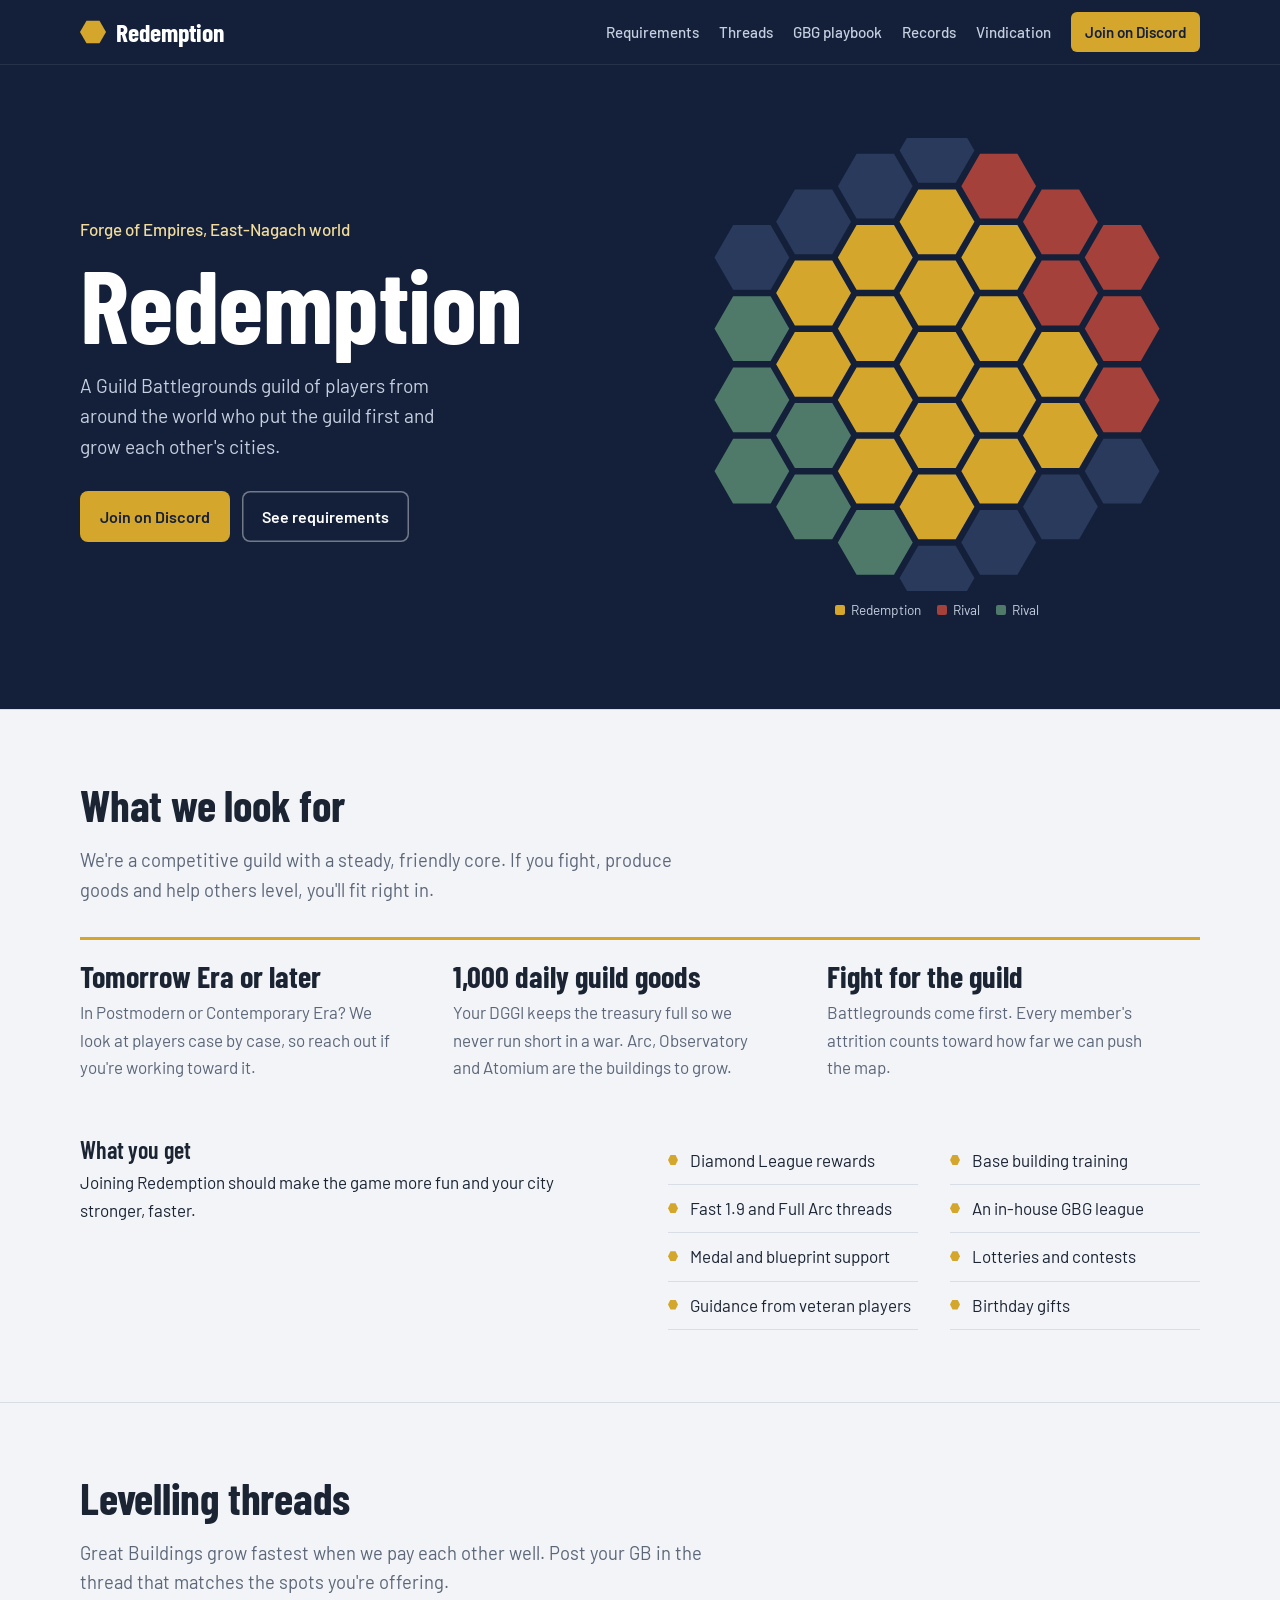
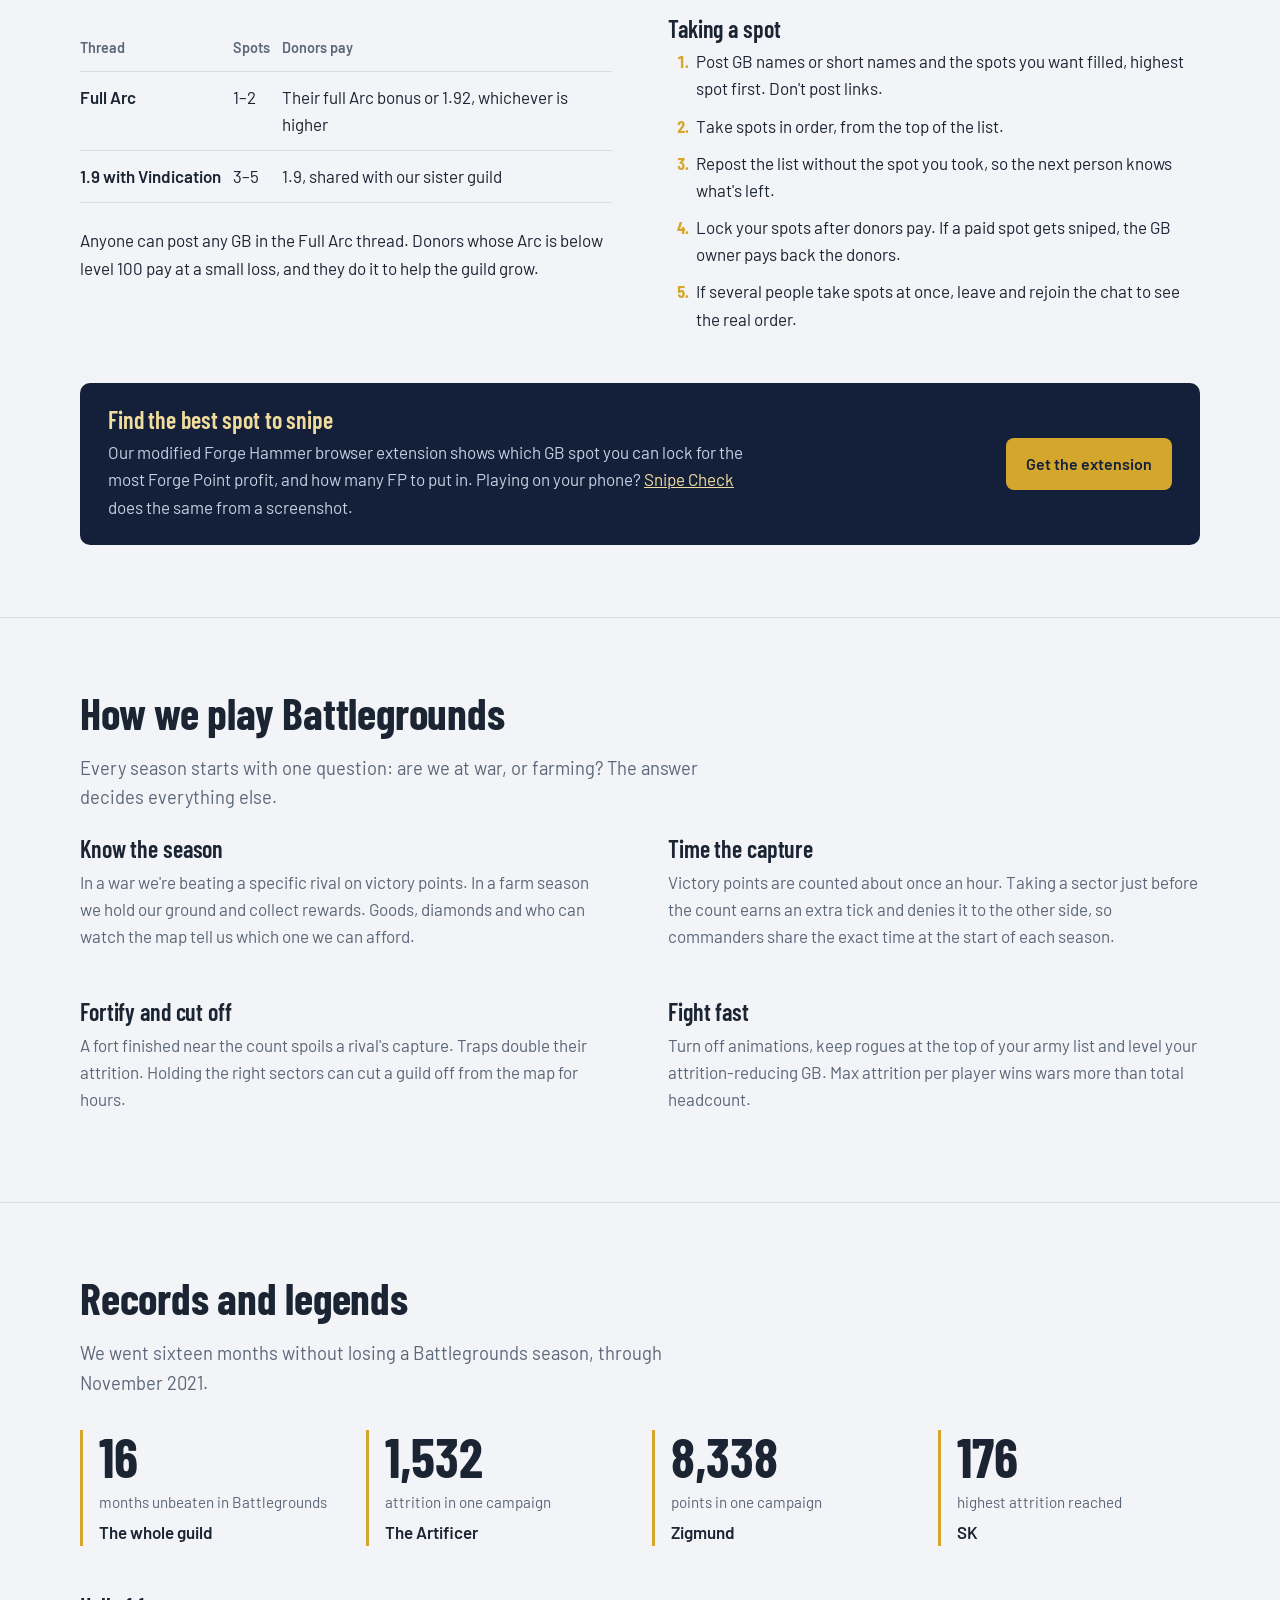
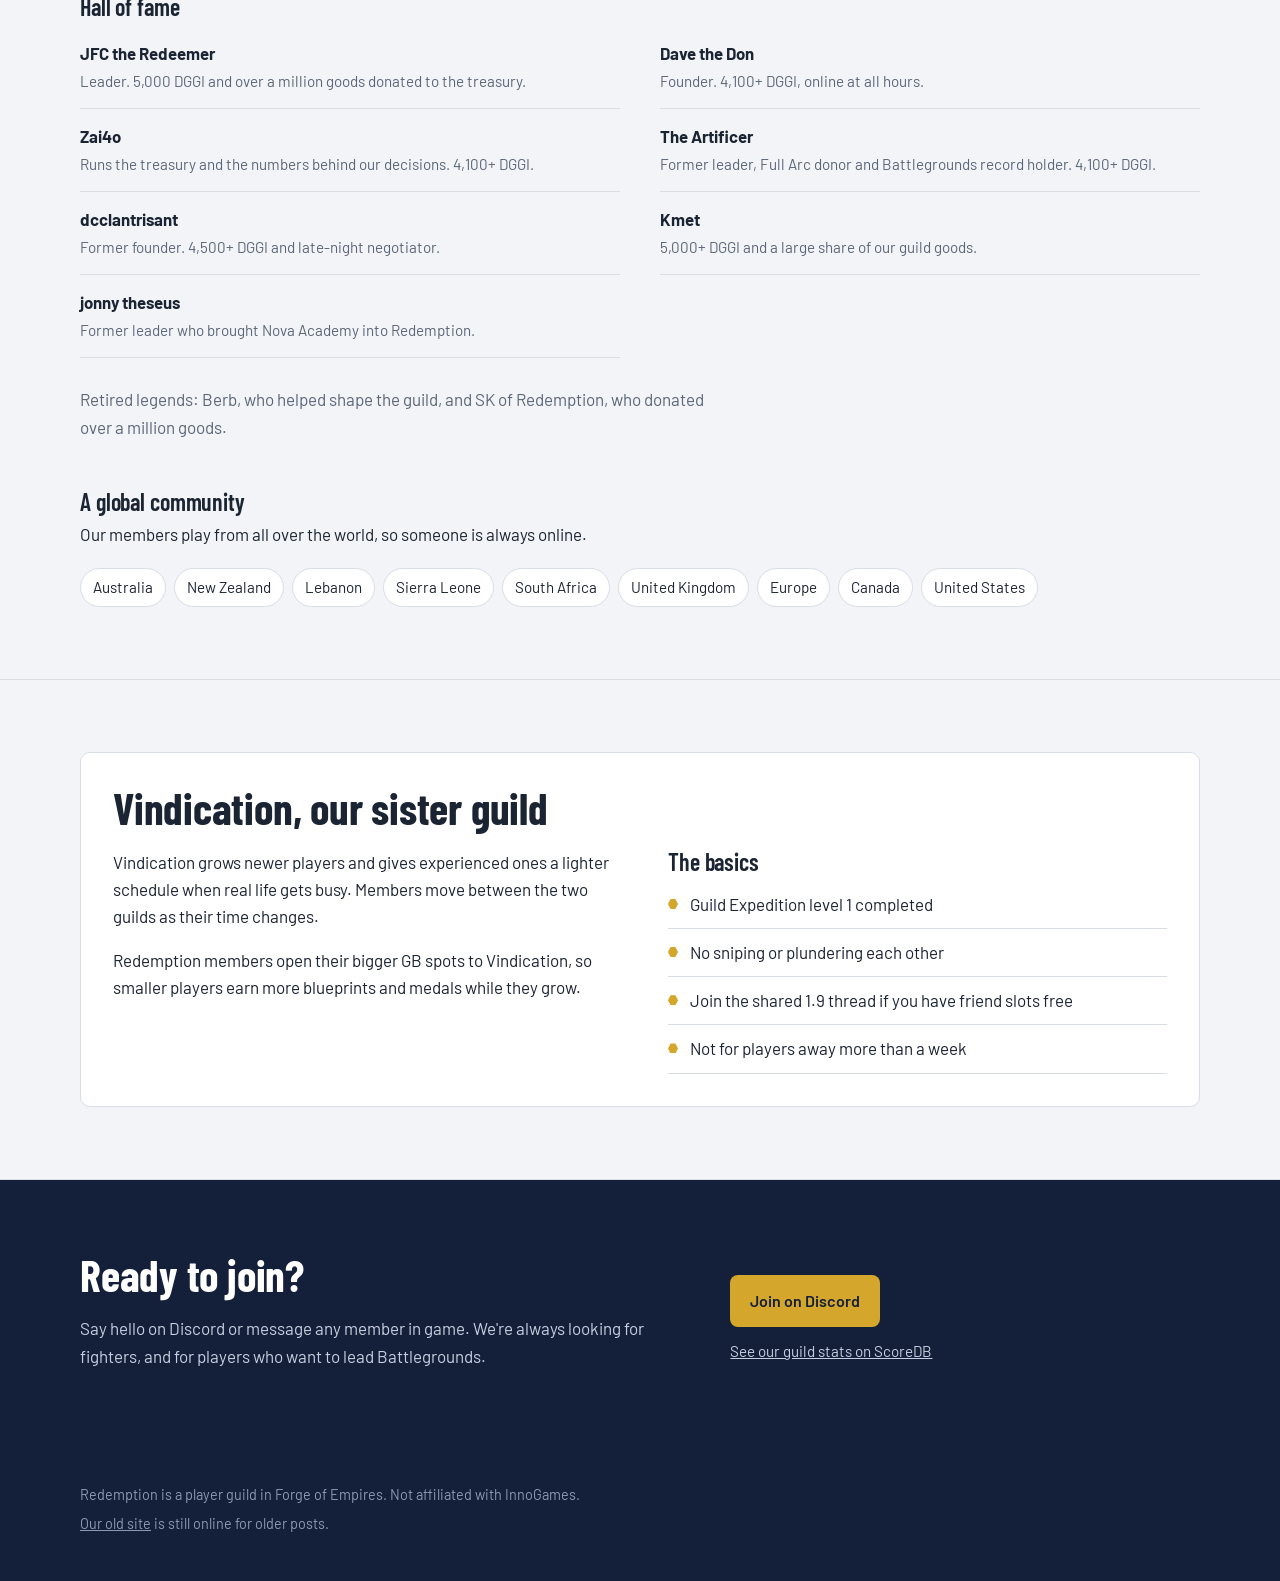
<file: docs/index.html>
<!doctype html>
<html lang="en">
<head>
<meta charset="utf-8">
<meta name="viewport" content="width=device-width, initial-scale=1">
<title>Redemption, a Forge of Empires guild</title>
<meta name="description" content="Redemption is an international Guild Battlegrounds guild on the East-Nagach world of Forge of Empires. Requirements, levelling threads, records and how to join.">
<link rel="preconnect" href="https://fonts.googleapis.com">
<link rel="preconnect" href="https://fonts.gstatic.com" crossorigin>
<link href="https://fonts.googleapis.com/css2?family=Barlow+Condensed:wght@500;600;700&family=Barlow:ital,wght@0,400;0,500;0,600;1,400&display=swap" rel="stylesheet">
<style>
  :root {
    --night: #14203a;
    --night-2: #1c2b4a;
    --steel: #33476b;
    --gold: #d4a72c;
    --gold-soft: #f1dc9e;
    --rival: #a5413b;
    --rival-2: #4f7a6a;
    --neutral-hex: #2a3a5c;
    --paper: #f2f4f7;
    --panel: #ffffff;
    --ink: #1b2433;
    --muted: #5b6678;
    --line: #d8dde6;
    --focus: #d4a72c;
    --display: "Barlow Condensed", "Arial Narrow", sans-serif;
    --body: "Barlow", system-ui, sans-serif;
  }
  @media (prefers-color-scheme: dark) {
    :root {
      --paper: #0f1729;
      --panel: #16213a;
      --ink: #e7ebf2;
      --muted: #a3adbf;
      --line: #27365a;
    }
  }

  * { box-sizing: border-box; }
  html { scroll-behavior: smooth; }
  @media (prefers-reduced-motion: reduce) { html { scroll-behavior: auto; } }
  body {
    margin: 0;
    background: var(--paper);
    color: var(--ink);
    font: 400 1.0625rem/1.6 var(--body);
    -webkit-font-smoothing: antialiased;
  }
  img, svg { display: block; max-width: 100%; }
  a { color: inherit; }
  :focus-visible { outline: 3px solid var(--focus); outline-offset: 3px; border-radius: 2px; }

  .wrap { width: min(1120px, 100% - 32px); margin-inline: auto; }

  h1, h2, h3 { font-family: var(--display); font-weight: 700; line-height: 1.05; letter-spacing: -0.005em; margin: 0; }
  h2 { font-size: clamp(2rem, 4vw, 2.75rem); margin-bottom: 0.4em; }
  h3 { font-size: 1.5rem; font-weight: 600; margin-bottom: 0.3em; }
  p { margin: 0 0 1em; max-width: 64ch; }

  /* Header */
  .site-header {
    background: var(--night);
    color: #fff;
    position: sticky; top: 0; z-index: 10;
    border-bottom: 1px solid rgba(255,255,255,.08);
  }
  .site-header .wrap { display: flex; align-items: center; gap: 24px; min-height: 64px; }
  .brand { font-family: var(--display); font-size: 1.6rem; font-weight: 700; text-decoration: none; display: flex; align-items: center; gap: 10px; }
  .brand svg { width: 26px; height: 26px; }
  .nav { display: flex; align-items: center; gap: 20px; margin-left: auto; }
  .nav a { text-decoration: none; color: #c6cfdf; font-weight: 500; font-size: 0.95rem; }
  .nav a:hover { color: #fff; }
  .nav-cta { background: var(--gold); color: var(--night) !important; padding: 8px 14px; border-radius: 6px; font-weight: 600 !important; }
  .nav-cta:hover { background: var(--gold-soft); }
  @media (max-width: 860px) {
    .nav a:not(.nav-cta) { display: none; }
  }

  /* Hero */
  .hero { background: var(--night); color: #fff; padding: 56px 0 72px; overflow: hidden; }
  .hero .wrap { display: grid; grid-template-columns: 1.05fr 1fr; gap: 40px; align-items: center; }
  .hero h1 { font-size: clamp(3.4rem, 9vw, 6.5rem); line-height: 0.92; margin-bottom: 20px; }
  .hero .sub { font-size: 1.2rem; color: #c6cfdf; max-width: 34ch; margin-bottom: 28px; }
  .hero .world { color: var(--gold-soft); font-weight: 500; margin-bottom: 12px; }
  .actions { display: flex; flex-wrap: wrap; gap: 12px; }
  .btn {
    display: inline-block; text-decoration: none; font-weight: 600;
    padding: 13px 20px; border-radius: 8px; font-size: 1rem;
  }
  .btn-primary { background: var(--gold); color: var(--night); }
  .btn-primary:hover { background: var(--gold-soft); }
  .btn-ghost { color: #fff; box-shadow: inset 0 0 0 1.5px rgba(255,255,255,.4); }
  .btn-ghost:hover { box-shadow: inset 0 0 0 1.5px #fff; }

  .map { width: 100%; max-width: 480px; justify-self: center; }
  .map figcaption { color: #8c99b3; font-size: 0.85rem; text-align: center; margin-top: 10px; }
  .hex { stroke: var(--night); stroke-width: 3; }
  .hex.neutral { fill: var(--neutral-hex); }
  .hex.r1 { fill: var(--rival); }
  .hex.r2 { fill: var(--rival-2); }
  .hex.ours { fill: var(--neutral-hex); animation: capture 0.45s ease-out forwards; animation-delay: var(--d, 0s); }
  @keyframes capture { to { fill: var(--gold); } }
  @media (prefers-reduced-motion: reduce) {
    .hex.ours { animation: none; fill: var(--gold); }
  }
  .legend { display: flex; justify-content: center; gap: 16px; margin-top: 8px; font-size: 0.85rem; color: #c6cfdf; }
  .legend span::before { content: ""; display: inline-block; width: 10px; height: 10px; border-radius: 2px; margin-right: 6px; background: var(--c); }

  @media (max-width: 860px) {
    .hero .wrap { grid-template-columns: 1fr; }
    .map { max-width: 360px; }
  }

  /* Sections */
  section { padding: 72px 0; }
  section + section { border-top: 1px solid var(--line); }
  .lede { font-size: 1.15rem; color: var(--muted); }

  .reqs {
    display: grid; grid-template-columns: repeat(3, 1fr); gap: 0;
    margin: 32px 0 0; border-top: 3px solid var(--gold);
  }
  .reqs div { padding: 20px 24px 0 0; }
  .reqs dt { font-family: var(--display); font-size: 1.9rem; font-weight: 700; line-height: 1.1; }
  .reqs dd { margin: 6px 0 0; color: var(--muted); max-width: 32ch; }
  @media (max-width: 720px) { .reqs { grid-template-columns: 1fr; } }

  .two-col { display: grid; grid-template-columns: 1fr 1fr; gap: 56px; }
  @media (max-width: 860px) { .two-col { grid-template-columns: 1fr; gap: 32px; } }

  .perks { list-style: none; padding: 0; margin: 0; columns: 2; column-gap: 32px; }
  .perks li { break-inside: avoid; padding: 10px 0 10px 22px; position: relative; border-bottom: 1px solid var(--line); }
  .perks li::before { content: ""; position: absolute; left: 0; top: 18px; width: 10px; height: 10px; background: var(--gold); clip-path: polygon(25% 0, 75% 0, 100% 50%, 75% 100%, 25% 100%, 0 50%); }
  @media (max-width: 640px) { .perks { columns: 1; } }

  /* Threads */
  .threads { width: 100%; border-collapse: collapse; margin: 8px 0 24px; }
  .threads th, .threads td { text-align: left; padding: 12px 12px 12px 0; border-bottom: 1px solid var(--line); vertical-align: top; }
  .threads th { font-weight: 600; color: var(--muted); font-size: 0.9rem; }
  .threads td:first-child { font-weight: 600; white-space: nowrap; }
  .steps { padding-left: 1.4em; margin: 0; }
  .steps li { margin-bottom: 10px; padding-left: 4px; max-width: 60ch; }
  .steps li::marker { font-family: var(--display); font-weight: 700; color: var(--gold); }

  .tool {
    margin-top: 40px; padding: 24px 28px; border-radius: 10px;
    background: var(--night); color: #fff;
    display: grid; grid-template-columns: 1fr auto; gap: 20px; align-items: center;
  }
  .tool h3 { color: var(--gold-soft); }
  .tool p { color: #c6cfdf; margin: 0; }
  @media (max-width: 640px) { .tool { grid-template-columns: 1fr; } }

  /* Playbook */
  .playbook { display: grid; grid-template-columns: repeat(2, 1fr); gap: 32px 56px; margin-top: 24px; }
  .playbook p { color: var(--muted); }
  @media (max-width: 720px) { .playbook { grid-template-columns: 1fr; } }

  /* Records */
  .records { display: grid; grid-template-columns: repeat(4, 1fr); gap: 24px; margin: 32px 0 48px; }
  .record { border-left: 3px solid var(--gold); padding-left: 16px; }
  .record .num { font-family: var(--display); font-size: clamp(2.6rem, 5vw, 3.4rem); font-weight: 700; line-height: 1; }
  .record .what { color: var(--muted); margin-top: 6px; font-size: 0.95rem; }
  .record .who { font-weight: 600; margin-top: 4px; }
  @media (max-width: 860px) { .records { grid-template-columns: repeat(2, 1fr); } }

  .fame { list-style: none; padding: 0; margin: 0; display: grid; grid-template-columns: repeat(2, 1fr); gap: 0 40px; }
  .fame li { padding: 14px 0; border-bottom: 1px solid var(--line); }
  .fame strong { display: block; font-size: 1.05rem; }
  .fame span { color: var(--muted); font-size: 0.95rem; }
  @media (max-width: 720px) { .fame { grid-template-columns: 1fr; } }
  .retired { margin-top: 28px; color: var(--muted); }

  .countries { display: flex; flex-wrap: wrap; gap: 8px; list-style: none; padding: 0; margin: 20px 0 0; }
  .countries li { padding: 6px 12px; border: 1px solid var(--line); border-radius: 999px; font-size: 0.95rem; background: var(--panel); }

  .sister { background: var(--panel); border: 1px solid var(--line); border-radius: 10px; padding: 32px; }

  /* Join */
  .join { background: var(--night); color: #fff; text-align: left; }
  .join .wrap { display: grid; grid-template-columns: 1.3fr 1fr; gap: 40px; align-items: center; }
  .join p { color: #c6cfdf; }
  .join .links { display: flex; flex-direction: column; gap: 12px; align-items: flex-start; }
  .join .small-link { color: #c6cfdf; font-size: 0.95rem; }
  @media (max-width: 760px) { .join .wrap { grid-template-columns: 1fr; } }
  section.join + footer { border-top: 1px solid rgba(255,255,255,.08); }

  footer { background: var(--night); color: #8c99b3; font-size: 0.9rem; padding: 24px 0 40px; }
  footer p { max-width: none; margin: 0 0 6px; }
</style>
</head>
<body>

<header class="site-header">
  <div class="wrap">
    <a class="brand" href="#top" aria-label="Redemption, back to top">
      <svg viewBox="0 0 26 26" aria-hidden="true"><polygon points="6.5,1.7 19.5,1.7 26,13 19.5,24.3 6.5,24.3 0,13" fill="#d4a72c"/></svg>
      Redemption
    </a>
    <nav class="nav" aria-label="Sections">
      <a href="#join">Requirements</a>
      <a href="#threads">Threads</a>
      <a href="#playbook">GBG playbook</a>
      <a href="#records">Records</a>
      <a href="#vindication">Vindication</a>
      <a class="nav-cta" href="https://discord.gg/er85bXY8JG">Join on Discord</a>
    </nav>
  </div>
</header>

<main id="top">

  <section class="hero" aria-labelledby="hero-title">
    <div class="wrap">
      <div>
        <p class="world">Forge of Empires, East-Nagach world</p>
        <h1 id="hero-title">Redemption</h1>
        <p class="sub">A Guild Battlegrounds guild of players from around the world who put the guild first and grow each other's cities.</p>
        <div class="actions">
          <a class="btn btn-primary" href="https://discord.gg/er85bXY8JG">Join on Discord</a>
          <a class="btn btn-ghost" href="#join">See requirements</a>
        </div>
      </div>

      <figure class="map" role="img" aria-label="Illustration of a Guild Battlegrounds map with Redemption holding the centre sectors">
        <svg id="hexmap" viewBox="-175 -165 350 330"></svg>
        <div class="legend" aria-hidden="true">
          <span style="--c: var(--gold)">Redemption</span>
          <span style="--c: var(--rival)">Rival</span>
          <span style="--c: var(--rival-2)">Rival</span>
        </div>
      </figure>
    </div>
  </section>

  <section id="join" aria-labelledby="join-title">
    <div class="wrap">
      <h2 id="join-title">What we look for</h2>
      <p class="lede">We're a competitive guild with a steady, friendly core. If you fight, produce goods and help others level, you'll fit right in.</p>
      <dl class="reqs">
        <div>
          <dt>Tomorrow Era or later</dt>
          <dd>In Postmodern or Contemporary Era? We look at players case by case, so reach out if you're working toward it.</dd>
        </div>
        <div>
          <dt>1,000 daily guild goods</dt>
          <dd>Your DGGI keeps the treasury full so we never run short in a war. Arc, Observatory and Atomium are the buildings to grow.</dd>
        </div>
        <div>
          <dt>Fight for the guild</dt>
          <dd>Battlegrounds come first. Every member's attrition counts toward how far we can push the map.</dd>
        </div>
      </dl>

      <div class="two-col" style="margin-top:56px">
        <div>
          <h3>What you get</h3>
          <p>Joining Redemption should make the game more fun and your city stronger, faster.</p>
        </div>
        <ul class="perks">
          <li>Diamond League rewards</li>
          <li>Fast 1.9 and Full Arc threads</li>
          <li>Medal and blueprint support</li>
          <li>Guidance from veteran players</li>
          <li>Base building training</li>
          <li>An in-house GBG league</li>
          <li>Lotteries and contests</li>
          <li>Birthday gifts</li>
        </ul>
      </div>
    </div>
  </section>

  <section id="threads" aria-labelledby="threads-title">
    <div class="wrap">
      <h2 id="threads-title">Levelling threads</h2>
      <p class="lede">Great Buildings grow fastest when we pay each other well. Post your GB in the thread that matches the spots you're offering.</p>

      <div class="two-col">
        <div>
          <table class="threads">
            <thead><tr><th scope="col">Thread</th><th scope="col">Spots</th><th scope="col">Donors pay</th></tr></thead>
            <tbody>
              <tr><td>Full Arc</td><td>1–2</td><td>Their full Arc bonus or 1.92, whichever is higher</td></tr>
              <tr><td>1.9 with Vindication</td><td>3–5</td><td>1.9, shared with our sister guild</td></tr>
            </tbody>
          </table>
          <p>Anyone can post any GB in the Full Arc thread. Donors whose Arc is below level 100 pay at a small loss, and they do it to help the guild grow.</p>
        </div>

        <div>
          <h3>Taking a spot</h3>
          <ol class="steps">
            <li>Post GB names or short names and the spots you want filled, highest spot first. Don't post links.</li>
            <li>Take spots in order, from the top of the list.</li>
            <li>Repost the list without the spot you took, so the next person knows what's left.</li>
            <li>Lock your spots after donors pay. If a paid spot gets sniped, the GB owner pays back the donors.</li>
            <li>If several people take spots at once, leave and rejoin the chat to see the real order.</li>
          </ol>
        </div>
      </div>

      <div class="tool">
        <div>
          <h3>Find the best spot to snipe</h3>
          <p>Our modified Forge Hammer browser extension shows which GB spot you can lock for the most Forge Point profit, and how many FP to put in. Playing on your phone? <a href="snipe-check/" style="color:var(--gold-soft)">Snipe Check</a> does the same from a screenshot.</p>
        </div>
        <a class="btn btn-primary" href="snipe/">Get the extension</a>
      </div>
    </div>
  </section>

  <section id="playbook" aria-labelledby="playbook-title">
    <div class="wrap">
      <h2 id="playbook-title">How we play Battlegrounds</h2>
      <p class="lede">Every season starts with one question: are we at war, or farming? The answer decides everything else.</p>
      <div class="playbook">
        <div>
          <h3>Know the season</h3>
          <p>In a war we're beating a specific rival on victory points. In a farm season we hold our ground and collect rewards. Goods, diamonds and who can watch the map tell us which one we can afford.</p>
        </div>
        <div>
          <h3>Time the capture</h3>
          <p>Victory points are counted about once an hour. Taking a sector just before the count earns an extra tick and denies it to the other side, so commanders share the exact time at the start of each season.</p>
        </div>
        <div>
          <h3>Fortify and cut off</h3>
          <p>A fort finished near the count spoils a rival's capture. Traps double their attrition. Holding the right sectors can cut a guild off from the map for hours.</p>
        </div>
        <div>
          <h3>Fight fast</h3>
          <p>Turn off animations, keep rogues at the top of your army list and level your attrition-reducing GB. Max attrition per player wins wars more than total headcount.</p>
        </div>
      </div>
    </div>
  </section>

  <section id="records" aria-labelledby="records-title">
    <div class="wrap">
      <h2 id="records-title">Records and legends</h2>
      <p class="lede">We went sixteen months without losing a Battlegrounds season, through November 2021.</p>

      <div class="records">
        <div class="record"><div class="num">16</div><div class="what">months unbeaten in Battlegrounds</div><div class="who">The whole guild</div></div>
        <div class="record"><div class="num">1,532</div><div class="what">attrition in one campaign</div><div class="who">The Artificer</div></div>
        <div class="record"><div class="num">8,338</div><div class="what">points in one campaign</div><div class="who">Zigmund</div></div>
        <div class="record"><div class="num">176</div><div class="what">highest attrition reached</div><div class="who">SK</div></div>
      </div>

      <h3>Hall of fame</h3>
      <ul class="fame">
        <li><strong>JFC the Redeemer</strong><span>Leader. 5,000 DGGI and over a million goods donated to the treasury.</span></li>
        <li><strong>Dave the Don</strong><span>Founder. 4,100+ DGGI, online at all hours.</span></li>
        <li><strong>Zai4o</strong><span>Runs the treasury and the numbers behind our decisions. 4,100+ DGGI.</span></li>
        <li><strong>The Artificer</strong><span>Former leader, Full Arc donor and Battlegrounds record holder. 4,100+ DGGI.</span></li>
        <li><strong>dcclantrisant</strong><span>Former founder. 4,500+ DGGI and late-night negotiator.</span></li>
        <li><strong>Kmet</strong><span>5,000+ DGGI and a large share of our guild goods.</span></li>
        <li><strong>jonny theseus</strong><span>Former leader who brought Nova Academy into Redemption.</span></li>
      </ul>
      <p class="retired">Retired legends: Berb, who helped shape the guild, and SK of Redemption, who donated over a million goods.</p>

      <h3 style="margin-top:48px">A global community</h3>
      <p>Our members play from all over the world, so someone is always online.</p>
      <ul class="countries">
        <li>Australia</li><li>New Zealand</li><li>Lebanon</li><li>Sierra Leone</li><li>South Africa</li><li>United Kingdom</li><li>Europe</li><li>Canada</li><li>United States</li>
      </ul>
    </div>
  </section>

  <section id="vindication" aria-labelledby="vindication-title">
    <div class="wrap">
      <div class="sister">
        <h2 id="vindication-title">Vindication, our sister guild</h2>
        <div class="two-col">
          <div>
            <p>Vindication grows newer players and gives experienced ones a lighter schedule when real life gets busy. Members move between the two guilds as their time changes.</p>
            <p>Redemption members open their bigger GB spots to Vindication, so smaller players earn more blueprints and medals while they grow.</p>
          </div>
          <div>
            <h3>The basics</h3>
            <ul class="perks" style="columns:1">
              <li>Guild Expedition level 1 completed</li>
              <li>No sniping or plundering each other</li>
              <li>Join the shared 1.9 thread if you have friend slots free</li>
              <li>Not for players away more than a week</li>
            </ul>
          </div>
        </div>
      </div>
    </div>
  </section>

  <section class="join" aria-labelledby="cta-title">
    <div class="wrap">
      <div>
        <h2 id="cta-title">Ready to join?</h2>
        <p>Say hello on Discord or message any member in game. We're always looking for fighters, and for players who want to lead Battlegrounds.</p>
      </div>
      <div class="links">
        <a class="btn btn-primary" href="https://discord.gg/er85bXY8JG">Join on Discord</a>
        <a class="small-link" href="https://foe.scoredb.io/EN5/Guild/9009">See our guild stats on ScoreDB</a>
      </div>
    </div>
  </section>

</main>

<footer>
  <div class="wrap">
    <p>Redemption is a player guild in Forge of Empires. Not affiliated with InnoGames.</p>
    <p><a href="https://redemptionfoe.wordpress.com/">Our old site</a> is still online for older posts.</p>
  </div>
</footer>

<script>
  // Draw a Battlegrounds-style hex map. Redemption's sectors light up from the centre on load.
  (function () {
    const svg = document.getElementById('hexmap');
    const size = 30, R = 3, ns = 'http://www.w3.org/2000/svg';
    const rivalA = new Set(['3,-3','2,-3','3,-2','1,-3','3,-1','2,-2']);
    const rivalB = new Set(['-3,3','-3,2','-2,3','-1,3','-3,1','-2,2']);
    const neutral = new Set(['0,-3','-1,-2','-3,0','0,3','1,2','3,0','2,1','-2,-1']);
    for (let q = -R; q <= R; q++) {
      for (let r = Math.max(-R, -q - R); r <= Math.min(R, -q + R); r++) {
        const key = q + ',' + r;
        const cx = size * 1.5 * q, cy = size * Math.sqrt(3) * (r + q / 2);
        const pts = [];
        for (let i = 0; i < 6; i++) {
          const a = Math.PI / 180 * 60 * i;
          pts.push((cx + (size - 1) * Math.cos(a)).toFixed(1) + ',' + (cy + (size - 1) * Math.sin(a)).toFixed(1));
        }
        const p = document.createElementNS(ns, 'polygon');
        p.setAttribute('points', pts.join(' '));
        let cls = 'ours';
        if (rivalA.has(key)) cls = 'r1';
        else if (rivalB.has(key)) cls = 'r2';
        else if (neutral.has(key)) cls = 'neutral';
        p.setAttribute('class', 'hex ' + cls);
        if (cls === 'ours') {
          const ring = (Math.abs(q) + Math.abs(r) + Math.abs(-q - r)) / 2;
          p.style.setProperty('--d', (0.3 + ring * 0.25 + Math.random() * 0.1).toFixed(2) + 's');
        }
        svg.appendChild(p);
      }
    }
  })();
</script>
</body>
</html>
</file>
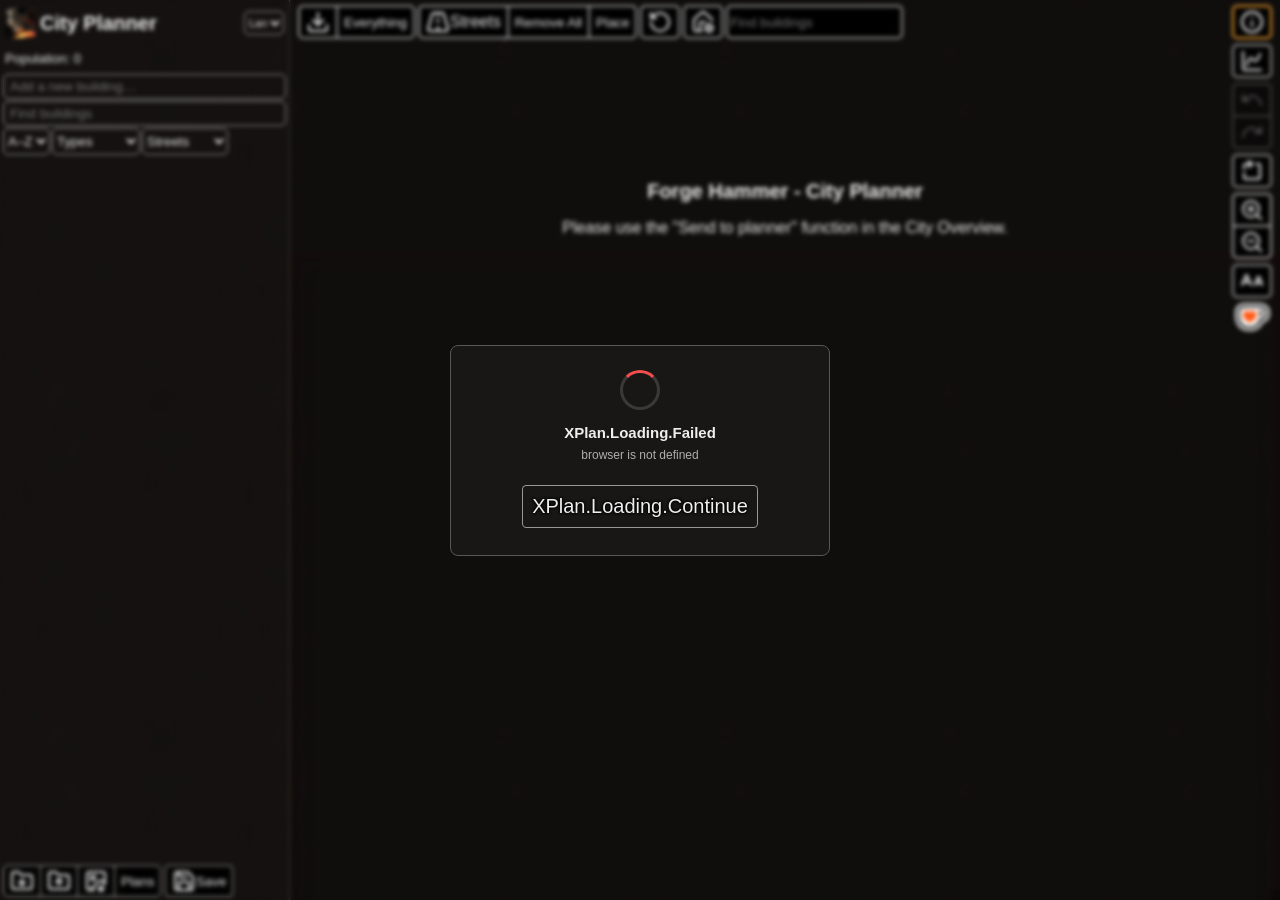
<file: planner/index.html>
<!--
  ~ Copyright (C) 2026 FoE-Helper team - All Rights Reserved
  ~ Copyright (C) 2026 Forge Hammer - All Rights Reserved
  ~ See file LICENSE.md for license details.
-->
<!DOCTYPE html>
<html lang="en">

<head>
    <meta http-equiv="Content-Type" content="text/html; charset=utf-8">
    <title data-t="true">XPlan.DocumentTitle</title>
    <link rel="icon" type="image/x-icon" href="../images/app48.png">
    <link href="planner.css" rel="stylesheet">
</head>

<body>
    <div id="loadingOverlay" class="overlay hidden">
        <div class="loading-inner">
            <div class="loading-spinner"></div>
            <div id="loadingTitle" class="loading-title"></div>
            <div id="loadingStep" class="loading-step"></div>
            <button id="loadingDismiss" class="btn btn-mid hidden" data-t="true">XPlan.Loading.Continue</button>
        </div>
    </div>

    <div id="notifications" class="notifications"></div>


    <div class="wrapper">
        <section class="sidebar">
            <h1><img src="../images/app48.png" /> <span data-t="true">XPlan.Title</span>
                <select id="languageSelect" class="lang-select" data-t-title="XPlan.Language.Title" title=""><option value="auto">…</option></select>
            </h1>
            <div id="populationStat"><span data-t="true">XPlan.Population.Label</span> <span class="pop-stat">0</span></div>
            <div class="filter">
                <div id="metaSearch">
                    <input id="metaSearchInput" type="text" data-t-placeholder="XPlan.Search.Placeholder" placeholder="" autocomplete="off">
                    <ul id="metaSearchResults"></ul>
                </div>

                <input id="buildingFilterText" type="text" data-t-placeholder="XPlan.Filter.Placeholder" placeholder="">

                <div class="flex stretch">
                    <select id="buildingSort">
                        <option value="name-asc" data-t="true">XPlan.Sort.NameAsc</option>
                        <option value="name-desc" data-t="true">XPlan.Sort.NameDesc</option>
                        <option value="width-asc" data-t="true">XPlan.Sort.WidthAsc</option>
                        <option value="width-desc" data-t="true">XPlan.Sort.WidthDesc</option>
                        <option value="height-asc" data-t="true">XPlan.Sort.HeightAsc</option>
                        <option value="height-desc" data-t="true">XPlan.Sort.HeightDesc</option>
                    </select>

                    <select id="buildingTypeFilter">
                        <option value="all" data-t="true">XPlan.Type.All</option>
                        <option value="residential" data-t="true">XPlan.Type.Residential</option>
                        <option value="production" data-t="true">XPlan.Type.Production</option>
                        <option value="greatbuilding" data-t="true">XPlan.Type.GreatBuilding</option>
                        <option value="military" data-t="true">XPlan.Type.Military</option>
                    </select>

                    <select id="buildingStreetFilter">
                        <option value="all" data-t="true">XPlan.Street.All</option>
                        <option value="street" data-t="true">XPlan.Street.With</option>
                        <option value="nostreet" data-t="true">XPlan.Street.Without</option>
                    </select>
                </div>
            </div>
            <ul id="storedBuildingsList"></ul>

            <div class="save">
                <div class="group">
                    <button id="export" class="btn" data-t-title="XPlan.Buttons.Export"><svg xmlns="http://www.w3.org/2000/svg" width="24" height="24" viewBox="0 0 24 24" fill="none" stroke="currentColor" stroke-width="2" stroke-linecap="round" stroke-linejoin="round" class="lucide lucide-folder-down-icon lucide-folder-down"><path d="M20 20a2 2 0 0 0 2-2V8a2 2 0 0 0-2-2h-7.9a2 2 0 0 1-1.69-.9L9.6 3.9A2 2 0 0 0 7.93 3H4a2 2 0 0 0-2 2v13a2 2 0 0 0 2 2Z"/><path d="M12 10v6"/><path d="m15 13-3 3-3-3"/></svg></button>
                    <button id="import" class="btn" data-t-title="XPlan.Buttons.Import"><svg xmlns="http://www.w3.org/2000/svg" width="24" height="24" viewBox="0 0 24 24" fill="none" stroke="currentColor" stroke-width="2" stroke-linecap="round" stroke-linejoin="round" class="lucide lucide-folder-up-icon lucide-folder-up"><path d="M20 20a2 2 0 0 0 2-2V8a2 2 0 0 0-2-2h-7.9a2 2 0 0 1-1.69-.9L9.6 3.9A2 2 0 0 0 7.93 3H4a2 2 0 0 0-2 2v13a2 2 0 0 0 2 2Z"/><path d="M12 10v6"/><path d="m9 13 3-3 3 3"/></svg></button>
                    <button id="exportImage" class="btn"><svg xmlns="http://www.w3.org/2000/svg" width="24" height="24" viewBox="0 0 24 24" fill="none" stroke="currentColor" stroke-width="2" stroke-linecap="round" stroke-linejoin="round" class="lucide lucide-image-down-icon lucide-image-down"><path d="M10.3 21H5a2 2 0 0 1-2-2V5a2 2 0 0 1 2-2h14a2 2 0 0 1 2 2v10l-3.1-3.1a2 2 0 0 0-2.814.014L6 21"/><path d="m14 19 3 3v-5.5"/><path d="m17 22 3-3"/><circle cx="9" cy="9" r="2"/></svg></button>
                    <button id="loadPlan" class="btn" data-t="true">XPlan.Buttons.LoadPlan</button>
                </div>
                <button id="save" class="btn"><svg xmlns="http://www.w3.org/2000/svg" width="24" height="24" viewBox="0 0 24 24" fill="none" stroke="currentColor" stroke-width="2" stroke-linecap="round" stroke-linejoin="round" class="lucide lucide-save-icon lucide-save"><path d="M15.2 3a2 2 0 0 1 1.4.6l3.8 3.8a2 2 0 0 1 .6 1.4V19a2 2 0 0 1-2 2H5a2 2 0 0 1-2-2V5a2 2 0 0 1 2-2z"/><path d="M17 21v-7a1 1 0 0 0-1-1H8a1 1 0 0 0-1 1v7"/><path d="M7 3v4a1 1 0 0 0 1 1h7"/></svg><span data-t="true">XPlan.Buttons.Save</span></button>
            </div>
        </section>
        <div class="content">
            <section id="map">
                <div class="buttons left">
                    <div class="group">
                        <span class="btn dupe" data-t-title="XPlan.Buttons.StoreBuildings" title=""><svg xmlns="http://www.w3.org/2000/svg" width="24" height="24"
                                viewBox="0 0 24 24" fill="none" stroke="currentColor" stroke-width="2"
                                stroke-linecap="round" stroke-linejoin="round"
                                class="lucide lucide-download-icon lucide-download">
                                <path d="M12 15V3" />
                                <path d="M21 15v4a2 2 0 0 1-2 2H5a2 2 0 0 1-2-2v-4" />
                                <path d="m7 10 5 5 5-5" />
                            </svg></span>
                        <button id="storeSelection" class="btn"><span data-t="true">XPlan.Buttons.Selection</span> <span class="count"></span></button>
                        <button id="storeAll" class="btn" data-t="true">XPlan.Buttons.Everything</button>
                    </div>
                    <div class="group">
                        <span class="btn dupe"><b id="currentStreetAmount"></b><svg xmlns="http://www.w3.org/2000/svg" width="24" height="24"
                                viewBox="0 0 24 24" fill="none" stroke="currentColor" stroke-width="2"
                                stroke-linecap="round" stroke-linejoin="round"
                                class="lucide lucide-road-icon lucide-road">
                                <path d="M12 17v4" />
                                <path d="M12 5V3" />
                                <path d="M12 9v3" />
                                <path
                                    d="M2.077 18.449A2 2 0 0 0 4 21h16a2 2 0 0 0 1.924-2.55l-4-14A2 2 0 0 0 16 3H8a2 2 0 0 0-1.924 1.45z" />
                            </svg><span data-t="true">XPlan.Street.All</span></span>
                        <button id="removeStreets" class="btn" data-t="true">XPlan.Buttons.RemoveAll</button>
                        <button id="placeStreet" class="btn" data-t="true">XPlan.Buttons.Place</button>
                    </div>
                    <div class="group" id="streetSizeGroup"></div>
                    <button id="reset" class="btn"><svg xmlns="http://www.w3.org/2000/svg" width="24" height="24"
                            viewBox="0 0 24 24" fill="none" stroke="currentColor" stroke-width="2"
                            stroke-linecap="round" stroke-linejoin="round"
                            class="lucide lucide-rotate-ccw-icon lucide-rotate-ccw">
                            <path d="M3 12a9 9 0 1 0 9-9 9.75 9.75 0 0 0-6.74 2.74L3 8" />
                            <path d="M3 3v5h5" />
                        </svg></button>
                    <button id="eraChanger" class="btn" data-t-title="XPlan.EraMode.Title">
                        <svg xmlns="http://www.w3.org/2000/svg" width="24" height="24" viewBox="0 0 24 24" fill="none" stroke="currentColor" stroke-width="2" stroke-linecap="round" stroke-linejoin="round" class="lucide lucide-house-cog preview-icon"><path d="M10.584 21H5a2 2 0 01-2-2v-9a2 2 0 01.709-1.527l7-6a2 2 0 012.582 0l7 6A2 2 0 0121 10.001v.583"/><path d="M14 12H10a1 1 0 00-1 1v8"/><path d="m14.305 19.53.923-.382"/><path d="m15.229 16.852-.924-.383"/><path d="m16.852 15.228-.383-.923"/><path d="m16.852 20.773-.383.924"/><path d="m19.148 15.228.383-.923"/><path d="m19.53 21.697-.382-.924"/><path d="m20.773 16.852.922-.383"/><path d="m20.773 19.148.922.383"/><circle cx="18" cy="18" r="3"/></svg>
                    </button>
                    <input name="mapSearch" id="mapSearch" data-t-placeholder="XPlan.Filter.Placeholder" type="text" value="" />
                    <input type="file" id="importFileInput" accept=".json" style="display:none">
                </div>
                <div class="buttons right">
                    <svg id="howto" class="btn" xmlns="http://www.w3.org/2000/svg" width="24" height="24" viewBox="0 0 24 24" fill="none" stroke="currentColor" stroke-width="2" stroke-linecap="round" stroke-linejoin="round" class="lucide lucide-info-icon lucide-info"><circle cx="12" cy="12" r="10"/><path d="M12 16v-4"/><path d="M12 8h.01"/></svg>
                    <button id="compare" class="btn" data-t-title="XPlan.Compare.Title" title=""><svg
                            xmlns="http://www.w3.org/2000/svg" width="24" height="24" viewBox="0 0 24 24" fill="none"
                            stroke="currentColor" stroke-width="2" stroke-linecap="round" stroke-linejoin="round"
                            class="lucide lucide-chart-spline-icon lucide-chart-spline">
                            <path d="M3 3v16a2 2 0 0 0 2 2h16" />
                            <path d="M7 16c.5-2 1.5-7 4-7 2 0 2 3 4 3 2.5 0 4.5-5 5-7" />
                        </svg></button>
                    <div class="group column">
                        <button id="undo" class="btn"><svg xmlns="http://www.w3.org/2000/svg" width="24" height="24"
                                viewBox="0 0 24 24" fill="none" stroke="currentColor" stroke-width="2"
                                stroke-linecap="round" stroke-linejoin="round"
                                class="lucide lucide-undo-icon lucide-undo">
                                <path d="M3 7v6h6" />
                                <path d="M21 17a9 9 0 0 0-9-9 9 9 0 0 0-6 2.3L3 13" />
                            </svg></button>
                        <button id="redo" class="btn"><svg xmlns="http://www.w3.org/2000/svg" width="24" height="24"
                                viewBox="0 0 24 24" fill="none" stroke="currentColor" stroke-width="2"
                                stroke-linecap="round" stroke-linejoin="round"
                                class="lucide lucide-redo-icon lucide-redo">
                                <path d="M21 7v6h-6" />
                                <path d="M3 17a9 9 0 0 1 9-9 9 9 0 0 1 6 2.3l3 2.7" />
                            </svg></button>
                    </div>
                    <button id="turn90" class="btn"><svg xmlns="http://www.w3.org/2000/svg" width="24" height="24"
                            viewBox="0 0 24 24" fill="none" stroke="currentColor" stroke-width="2"
                            stroke-linecap="round" stroke-linejoin="round"
                            class="lucide lucide-rotate-cw-square-icon lucide-rotate-cw-square">
                            <path d="M12 5H6a2 2 0 0 0-2 2v3" />
                            <path d="m9 8 3-3-3-3" />
                            <path d="M4 14v4a2 2 0 0 0 2 2h12a2 2 0 0 0 2-2V7a2 2 0 0 0-2-2h-2" />
                        </svg></button>
                    <div class="group column">
                        <button id="zoomIn" class="btn"><svg xmlns="http://www.w3.org/2000/svg" width="24" height="24"
                                viewBox="0 0 24 24" fill="none" stroke="currentColor" stroke-width="2"
                                stroke-linecap="round" stroke-linejoin="round"
                                class="lucide lucide-zoom-in-icon lucide-zoom-in">
                                <circle cx="11" cy="11" r="8" />
                                <line x1="21" x2="16.65" y1="21" y2="16.65" />
                                <line x1="11" x2="11" y1="8" y2="14" />
                                <line x1="8" x2="14" y1="11" y2="11" />
                            </svg></button>
                        <button id="zoomOut" class="btn"><svg xmlns="http://www.w3.org/2000/svg" width="24" height="24"
                                viewBox="0 0 24 24" fill="none" stroke="currentColor" stroke-width="2"
                                stroke-linecap="round" stroke-linejoin="round"
                                class="lucide lucide-zoom-out-icon lucide-zoom-out">
                                <circle cx="11" cy="11" r="8" />
                                <line x1="21" x2="16.65" y1="21" y2="16.65" />
                                <line x1="8" x2="14" y1="11" y2="11" />
                            </svg></button>
                        </div>
                        <button id="font" class="btn">
                            <svg xmlns="http://www.w3.org/2000/svg" width="24" height="24" viewBox="0 0 24 24" fill="none" stroke="currentColor" stroke-width="2" stroke-linecap="round" stroke-linejoin="round" class="lucide lucide-alarge-small-icon lucide-a-large-small"><path d="m15 16 2.536-7.328a1.02 1.02 1 0 1 1.928 0L22 16"/><path d="M15.697 14h5.606"/><path d="m2 16 4.039-9.69a.5.5 0 0 1 .923 0L11 16"/><path d="M3.304 13h6.392"/></svg>
                        </button>
                    <a href="https://ko-fi.com/forgehammer" target="_blank" data-t-title="XPlan.KoFi.Title"><img src="../images/kofi.png" width="35" /></a>
                </div>
                <div class="info"></div>
                <div id="canvasWrapper">
                    <section id="submitWindow" style="margin: 20vh auto 0; text-align: center;">
                        <h1 data-t="true" style="display: block;">XPlan.SubmitWindow.Title</h1>
                        <p data-t="true">XPlan.SubmitWindow.Text</p>
                    </section>
                    <div class="shadow"></div><canvas id="planner" width="2500" height="2500"></canvas>
                </div>
            </section>
        </div>
    </div>
    <div id="planListModal" class="modal hidden">
        <div class="modal-inner">
            <div class="modal-header">
                <h2 data-t="true">XPlan.Modal.SavedPlans</h2>
                <button id="planListClose" class="btn modal-close">✕</button>
            </div>
            <ul id="planListItems"></ul>
        </div>
    </div>
    <div id="newDataModal" class="modal hidden">
        <div class="modal-inner">
            <div class="modal-header">
                <h2 data-t="true">XPlan.Modal.IncomingData</h2>
            </div>
            <p id="newDataModalText" data-t="true">XPlan.Modal.IncomingDataText</p>
            <div class="flex stretch">
                <input type="text" id="newDataPlanName" data-t-placeholder="XPlan.Modal.NewPlanNamePlaceholder" placeholder="" />
            </div>
            <div>
                <button id="newDataSaveBtn" class="btn btn-mid" data-t="true">XPlan.Modal.SaveAsNewPlan</button>
                <button id="newDataDiscardBtn" class="btn btn-mid" data-t="true">XPlan.Modal.DiscardAndContinue</button>
            </div>
        </div>
    </div>
    <div id="compareModal" class="modal hidden">
        <div class="modal-inner wide">
            <div class="modal-header">
                <h2 data-t="true">XPlan.Compare.Title</h2>
                <button class="btn modal-close">✕</button>
            </div>
            <details id="compareChartSection">
                <summary data-t="true">XPlan.Compare.Chart</summary>
                <div id="compareChartWrap"><canvas id="compareChart"></canvas></div>
                <div class="axis-picker">
                    <div class="filter-head">
                        <span class="filter-title" data-t="true">XPlan.Compare.Axes</span>
                        <input type="search" id="compareAxisFilter" data-t-placeholder="XPlan.Compare.FilterAxes" placeholder="Filter axes">
                    </div>
                    <div id="compareAxisPicker" class="axis-options"></div>
                </div>
            </details>
            <details id="compareBuildingsSection">
                <summary data-t="true">XPlan.Compare.BuildingsChanges</summary>
                <div class="compare-lists">
                    <div class="compare-list">
                        <div class="filter-title" data-t="true">XPlan.Compare.BuildingsRemoved</div>
                        <ul id="compareRemovedList"></ul>
                    </div>
                    <div class="compare-list">
                        <div class="filter-title" data-t="true">XPlan.Compare.BuildingsAdded</div>
                        <ul id="compareAddedList"></ul>
                    </div>
                </div>
                <div class="compare-list">
                    <div class="filter-title" data-t="true">XPlan.Compare.EraChanges</div>
                    <ul id="compareEraList"></ul>
                </div>
            </details>
                <div class="filter-head">
                    <span class="filter-title" data-t="true">XPlan.Compare.Metrics</span>
                    <label class="filter-toggle">
                        <input type="checkbox" id="compareChangedOnly">
                        <span data-t="true">XPlan.Compare.ChangedOnly</span>
                    </label>
                    <input type="search" id="compareTableFilter" data-t-placeholder="Boxes.Infobox.Filter" placeholder="Filter metrics">
                </div>
            <div id="compareTableWrap"></div>
        </div>
    </div>
    <div id="information" class="modal hidden">
        <div class="modal-inner">
            <div class="modal-header">
                <h2 data-t="true">XPlan.Modal.HowTo.Title</h2>
                <button class="btn modal-close">✕</button>
            </div>
            <p data-t="true">XPlan.Modal.HowTo.Intro</p>
            <ul>
                <li data-t="true">XPlan.Modal.HowTo.Cancel</li>
                <li data-t="true">XPlan.Modal.HowTo.SingleSelect</li>
                <li>
                    <span data-t="true">XPlan.Modal.HowTo.MultiSelect</span> <svg xmlns="http://www.w3.org/2000/svg" width="18" height="18" viewBox="0 0 24 24" fill="none" stroke="currentColor" stroke-width="2" stroke-linecap="round" stroke-linejoin="round" class="lucide lucide-download-icon lucide-download"><path d="M12 15V3" /><path d="M21 15v4a2 2 0 0 1-2 2H5a2 2 0 0 1-2-2v-4" /><path d="m7 10 5 5 5-5" /></svg>
                </li>
                <li data-t="true">XPlan.Modal.HowTo.MoveMap</li>
                <li data-t="true">XPlan.Modal.HowTo.PlaceBuilding</li>
                <li data-t="true">XPlan.Modal.HowTo.SelectFromSidebar</li>
                <li data-t="true">XPlan.Modal.HowTo.DeleteFromSidebar</li>
                <li data-t="true">XPlan.Modal.HowTo.DeleteStreets</li>
            </ul>
            <p data-t="true">XPlan.Modal.HowTo.Footer</p>
        </div>
    </div>

    <script src="../vendor/browser-polyfill/browser-polyfill.min.js"></script>
    <script src="../vendor/dexie/dexie.min.js"></script>
    <script src="../vendor/chartjs/chart.umd.min.js"></script>
    <script src="i18n.js"></script>
    <script src="vars.js"></script>
    <script src="status.js"></script>
    <script src="mapbuilding.js"></script>
    <script src="placement.js"></script>
    <script src="sidebar.js"></script>
    <script src="draw.js"></script>
    <script src="era.js"></script>
    <script src="events.js"></script>
    <script src="compare.js"></script>
    <script src="main.js"></script>
</body>

</html>
</file>
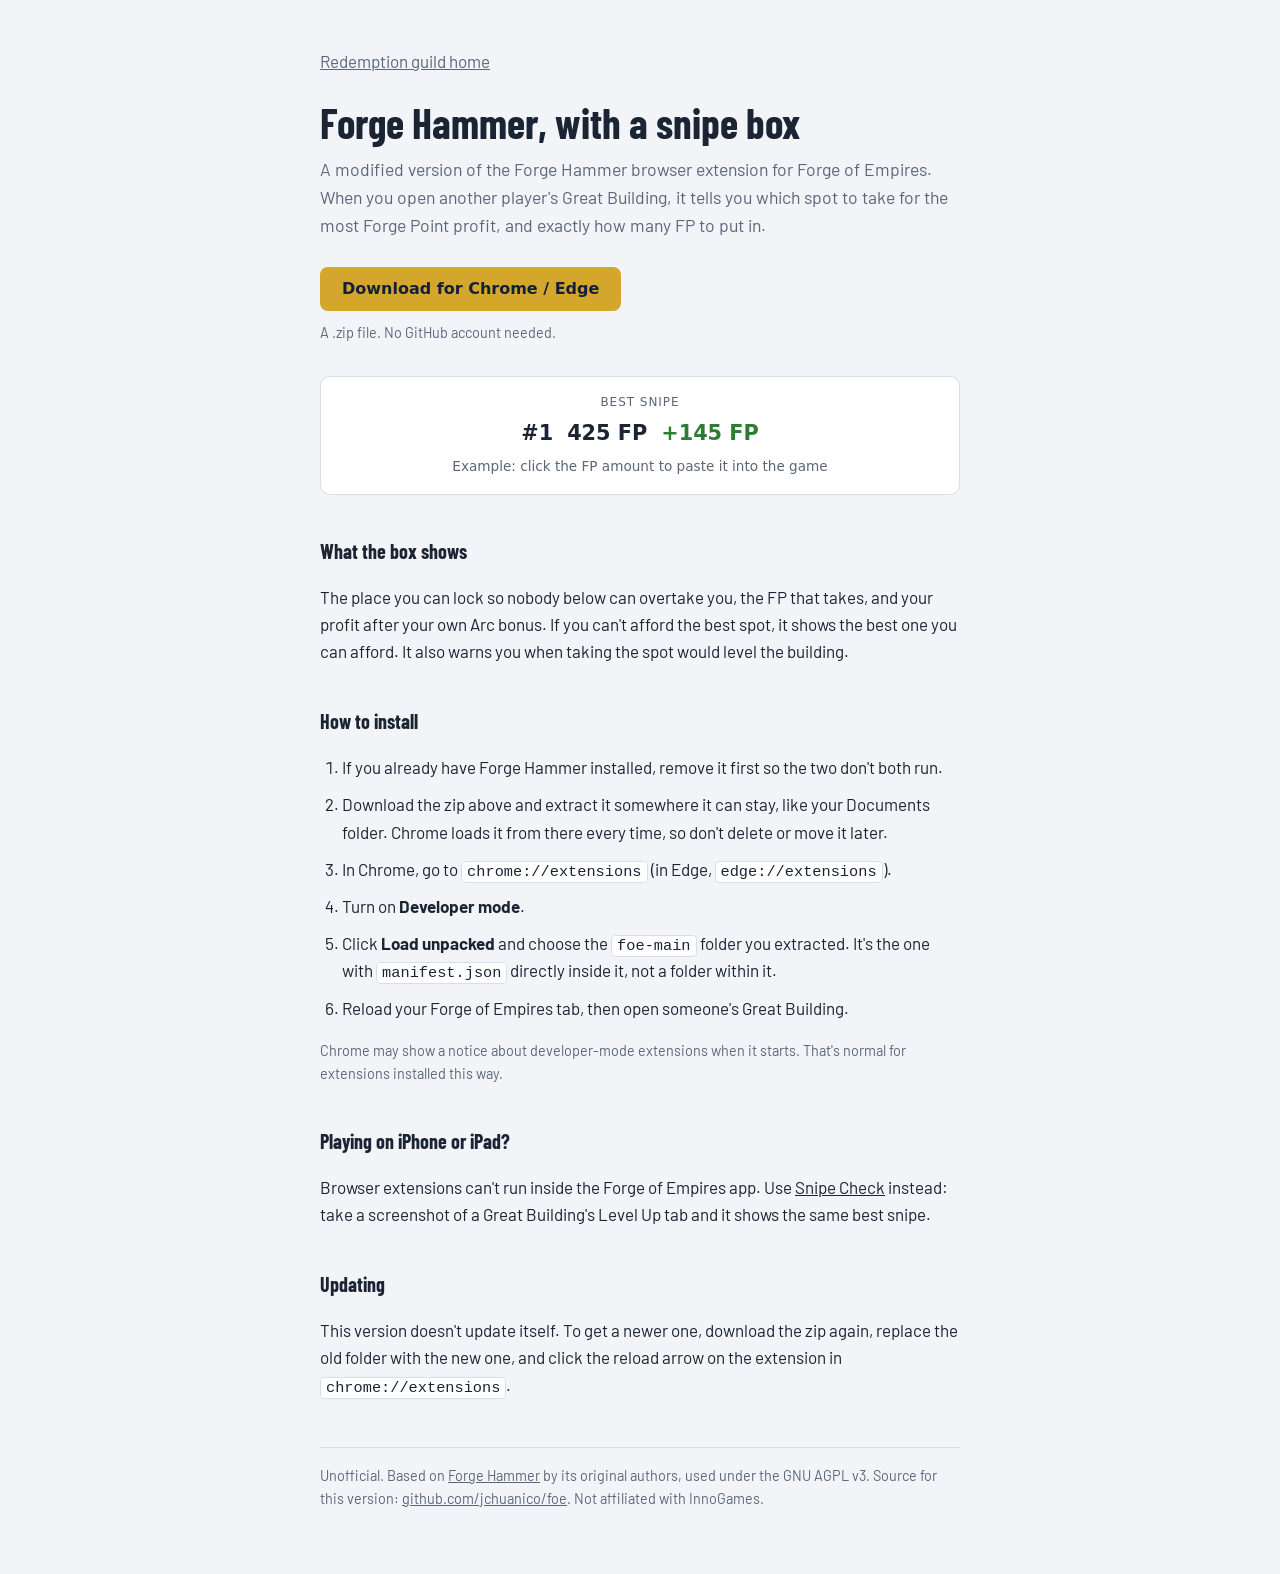
<file: docs/snipe/index.html>
<!doctype html>
<html lang="en">
<head>
<meta charset="utf-8">
<meta name="viewport" content="width=device-width, initial-scale=1">
<title>Forge Hammer · Snipe Box</title>
<meta name="description" content="A modified Forge Hammer extension for Forge of Empires that shows the most profitable Great Building spot to snipe.">
<link rel="preconnect" href="https://fonts.googleapis.com">
<link rel="preconnect" href="https://fonts.gstatic.com" crossorigin>
<link href="https://fonts.googleapis.com/css2?family=Barlow+Condensed:wght@600;700&family=Barlow:wght@400;600&display=swap" rel="stylesheet">
<style>
    :root {
    --bg: #f2f4f7;
    --panel: #ffffff;
    --ink: #1b2433;
    --muted: #5b6678;
    --line: #d8dde6;
    --accent: #d4a72c;
    --accent-ink: #14203a;
    --good: #2f7d32;
  }
  @media (prefers-color-scheme: dark) {
    :root {
      --bg: #0f1729;
      --panel: #16213a;
      --ink: #e7ebf2;
      --muted: #a3adbf;
      --line: #27365a;
      --accent: #d4a72c;
      --accent-ink: #14203a;
      --good: #7cc47f;
    }
  }
  * { box-sizing: border-box; }
  body {
    margin: 0;
    background: var(--bg);
    color: var(--ink);
    font: 400 17px/1.6 "Barlow", system-ui, sans-serif;
  }
  main { max-width: 680px; margin: 0 auto; padding: 48px 20px 64px; }
  h1, h2 { font-family: "Barlow Condensed", "Arial Narrow", sans-serif; }
  h1 { font-size: 2.6rem; line-height: 1.15; margin: 0 0 8px; }
  h2 { font-size: 1.25rem; margin: 40px 0 12px; }
  p.lead { color: var(--muted); font-size: 1.1rem; margin: 0 0 28px; }
  .download {
    display: inline-block;
    background: var(--accent);
    color: var(--accent-ink);
    font: 600 1rem/1 system-ui, sans-serif;
    padding: 14px 22px;
    border-radius: 8px;
    text-decoration: none;
  }
  .download:hover { filter: brightness(1.08); }
  .small { color: var(--muted); font-size: 0.9rem; margin-top: 10px; }

  .demo {
    background: var(--panel);
    border: 1px solid var(--line);
    border-radius: 10px;
    padding: 16px;
    margin: 32px 0 0;
    font-family: system-ui, sans-serif;
  }
  .demo .label { font-size: 0.75rem; letter-spacing: .08em; text-transform: uppercase; color: var(--muted); text-align: center; }
  .demo .row { display: flex; justify-content: center; align-items: baseline; gap: 14px; font-size: 1.3rem; margin-top: 4px; }
  .demo .fp { font-weight: 700; }
  .demo .profit { color: var(--good); font-weight: 700; }
  .demo .note { text-align: center; color: var(--muted); font-size: 0.85rem; margin-top: 6px; }

  ol { padding-left: 1.3em; }
  ol li { margin-bottom: 10px; }
  code {
    font: 0.9em ui-monospace, Consolas, monospace;
    background: var(--panel);
    border: 1px solid var(--line);
    padding: 1px 5px;
    border-radius: 4px;
  }
  footer { border-top: 1px solid var(--line); margin-top: 48px; padding-top: 16px; color: var(--muted); font-size: 0.9rem; }
  a { color: inherit; }
  .back { display: inline-block; margin-bottom: 24px; color: var(--muted); }
</style>
</head>
<body>
<main>
  <a class="back" href="../">Redemption guild home</a>
  <h1>Forge Hammer, with a snipe box</h1>
  <p class="lead">A modified version of the Forge Hammer browser extension for Forge of Empires. When you open another player's Great Building, it tells you which spot to take for the most Forge Point profit, and exactly how many FP to put in.</p>

  <a class="download" href="https://github.com/jchuanico/foe/archive/refs/heads/main.zip">Download for Chrome / Edge</a>
  <p class="small">A .zip file. No GitHub account needed.</p>

  <div class="demo" aria-label="Example of the snipe box">
    <div class="label">Best snipe</div>
    <div class="row"><span class="fp">#1</span><span class="fp">425 FP</span><span class="profit">+145 FP</span></div>
    <div class="note">Example: click the FP amount to paste it into the game</div>
  </div>

  <h2>What the box shows</h2>
  <p>The place you can lock so nobody below can overtake you, the FP that takes, and your profit after your own Arc bonus. If you can't afford the best spot, it shows the best one you can afford. It also warns you when taking the spot would level the building.</p>

  <h2>How to install</h2>
  <ol>
    <li>If you already have Forge Hammer installed, remove it first so the two don't both run.</li>
    <li>Download the zip above and extract it somewhere it can stay, like your Documents folder. Chrome loads it from there every time, so don't delete or move it later.</li>
    <li>In Chrome, go to <code>chrome://extensions</code> (in Edge, <code>edge://extensions</code>).</li>
    <li>Turn on <strong>Developer mode</strong>.</li>
    <li>Click <strong>Load unpacked</strong> and choose the <code>foe-main</code> folder you extracted. It's the one with <code>manifest.json</code> directly inside it, not a folder within it.</li>
    <li>Reload your Forge of Empires tab, then open someone's Great Building.</li>
  </ol>
  <p class="small">Chrome may show a notice about developer-mode extensions when it starts. That's normal for extensions installed this way.</p>

  <h2>Playing on iPhone or iPad?</h2>
  <p>Browser extensions can't run inside the Forge of Empires app. Use <a href="../snipe-check/">Snipe Check</a> instead: take a screenshot of a Great Building's Level Up tab and it shows the same best snipe.</p>

  <h2>Updating</h2>
  <p>This version doesn't update itself. To get a newer one, download the zip again, replace the old folder with the new one, and click the reload arrow on the extension in <code>chrome://extensions</code>.</p>

  <footer>
    Unofficial. Based on <a href="https://github.com/outoftheline/forge-hammer">Forge Hammer</a> by its original authors, used under the GNU AGPL v3. Source for this version: <a href="https://github.com/jchuanico/foe">github.com/jchuanico/foe</a>. Not affiliated with InnoGames.
  </footer>
</main>
</body>
</html>
</file>
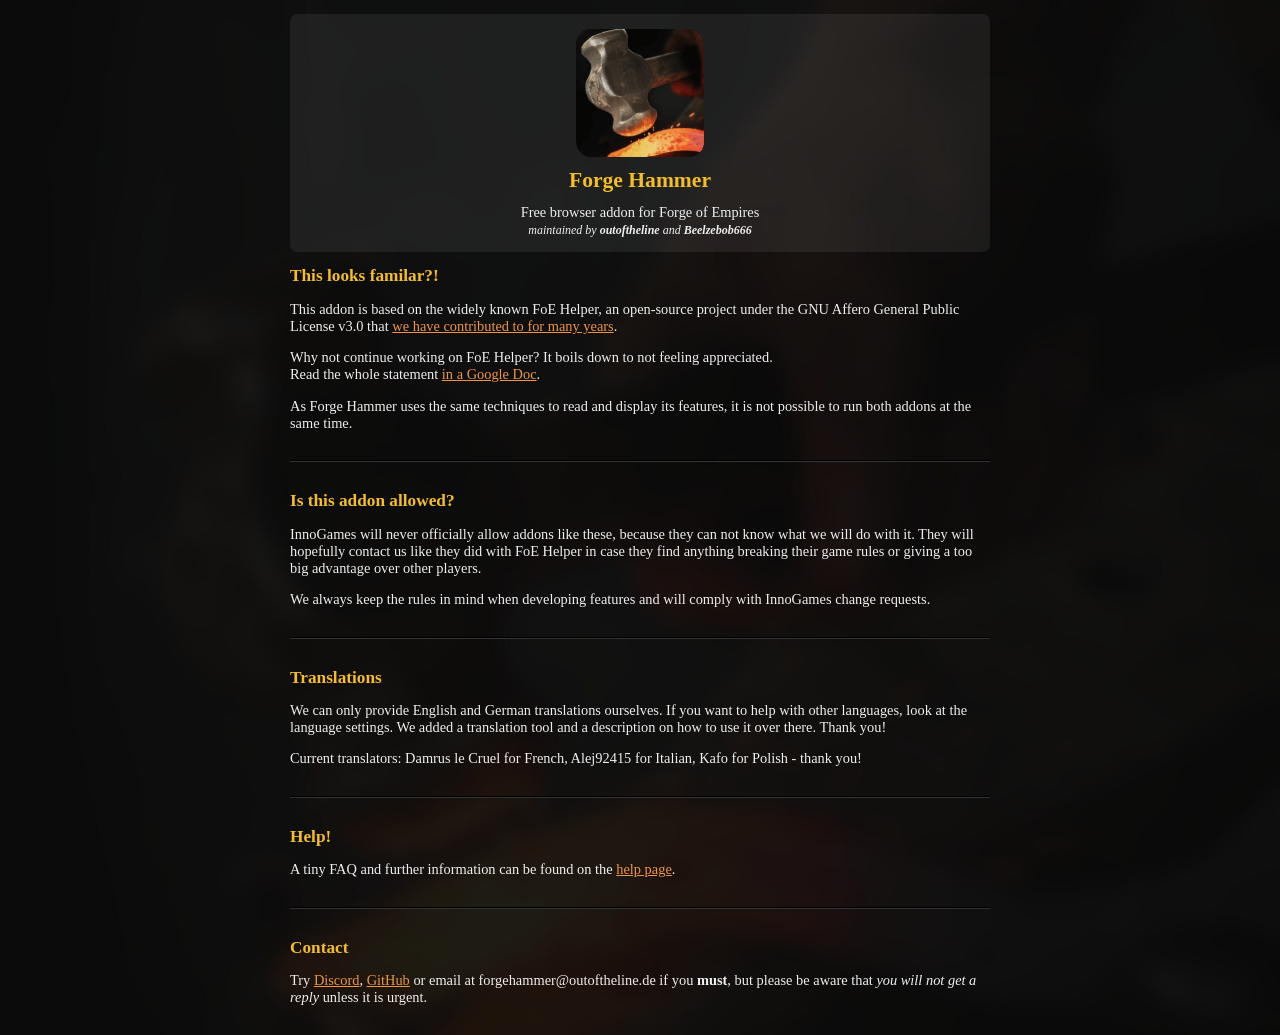
<file: content/about.html>
<!--
***************************************************************************************
  Copyright (C) 2026 Forge Hammer - All Rights Reserved
  See LICENSE.md for full license details.
***************************************************************************************
-->
<!DOCTYPE html>
<html>

<head>
    <meta charset="utf-8">
    <link rel="icon" type="image/x-icon" href="../images/app48.png">
    <title>About Forge Hammer</title>
    <link href="../css/pages.css" rel="stylesheet">
</head>

<body class="fullpage">
    <section>
        <header>
            <img src="../images/app128.png" />
            <h1>Forge Hammer</h1>
            Free browser addon for Forge of Empires<br />
            <small><i>maintained by <b>outoftheline</b> and <b>Beelzebob666</b></i></small>
        </header>

        <h2>This looks familar?!</h2>
        <p>This addon is based on the widely known FoE Helper, an open-source project under the GNU Affero General
            Public License v3.0 that <a
                href="https://github.com/mainIine/foe-helfer-extension/graphs/contributors?all=1" target="_blank">we
                have contributed to for many years</a>.</p>
        <p>Why not continue working on FoE Helper? It boils down to not feeling appreciated. <br />
            Read the whole statement <a
                href="https://docs.google.com/document/u/1/d/e/2PACX-1vQ6SzNlXbCq5Q_r2n1jk4sx36xdriVwYdCay8V-dVtnqyGzKq7ev692dwF4kaK3Txg3jbdKhslbRnV-/pub">in a
                Google Doc</a>.</p>
        <p>As Forge Hammer uses the same techniques to read and display its features, it is not possible to run both
            addons at the same time.</p>

        <hr />

        <h2>Is this addon allowed?</h2>
        <p>InnoGames will never officially allow addons like these, because they can not know what we will do with it. 
            They will hopefully contact us like they did with FoE Helper in case they find anything breaking their
            game rules or giving a too big advantage over other players.</p>
        <p>We always keep the rules in mind when developing features and will comply with InnoGames change requests.</p>

        <hr />

        <h2>Translations</h2>
        <p>We can only provide English and German translations ourselves. If you want to help with other languages, look
            at the language settings. We added a translation tool and a description on how to use it over there. Thank you!
        </p>
        <p>Current translators: Damrus le Cruel for French, Alej92415 for Italian, Kafo for Polish - thank you!</p>

        <hr />

        <h2>Help!</h2>
        <p>A tiny FAQ and further information can be found on the <a href="help.html">help page</a>.</p>

        <hr />

        <h2>Contact</h2>
        <p>Try <a href="https://discord.gg/M32xurRsQ9">Discord</a>, <a
                href="https://github.com/outoftheline/forge-hammer/issues" target="_blank">GitHub</a>
            or email at forgehammer@outoftheline.de if you <b>must</b>, but please be aware that <i>you will not get a
        reply</i> unless it is urgent.</p>
    </section>
</body>

</html>
</file>
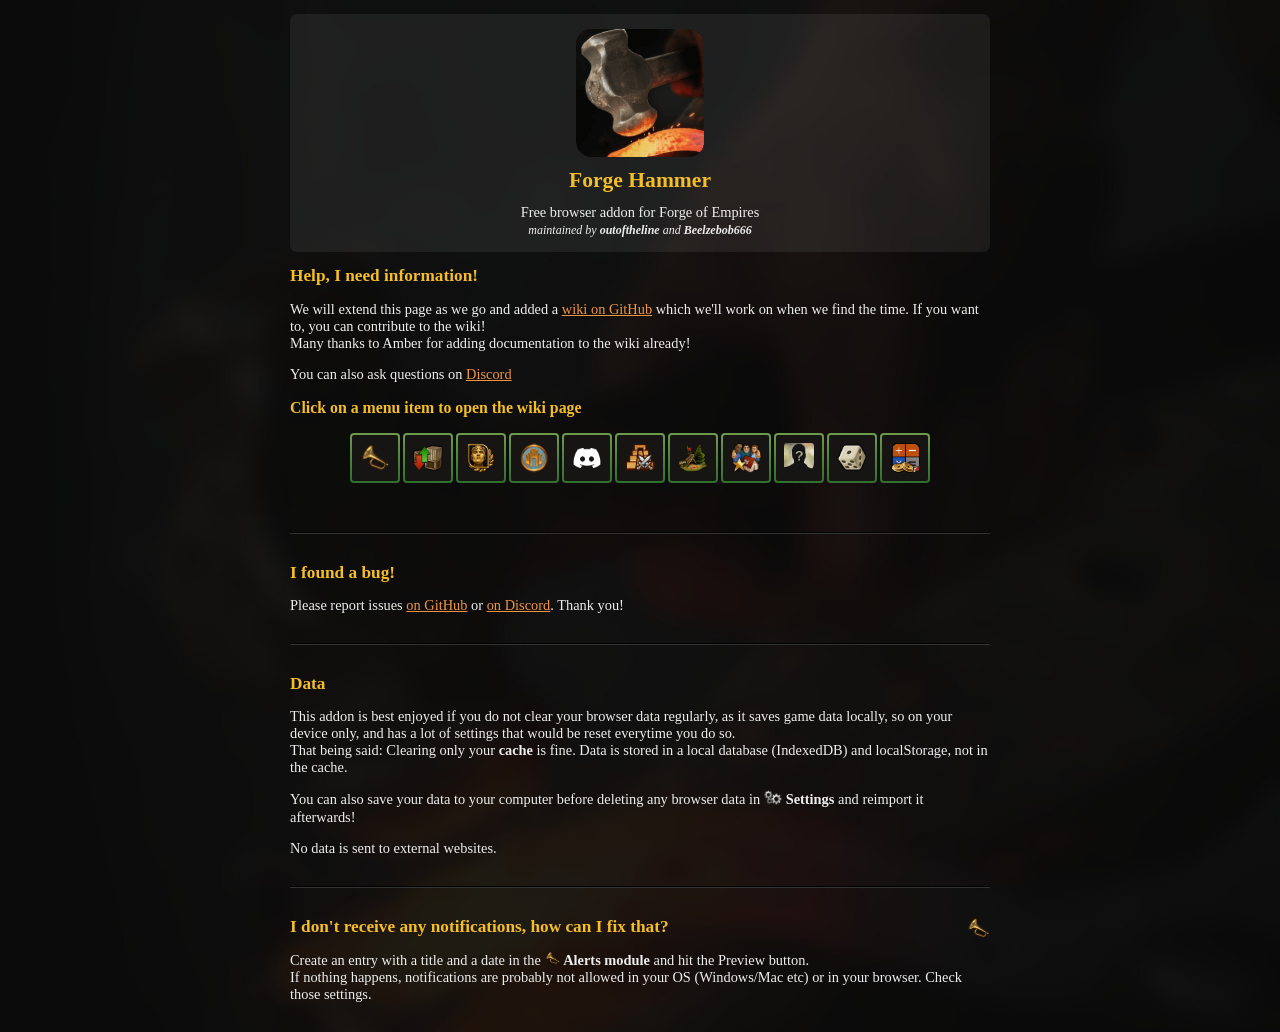
<file: content/help.html>
<!--
***************************************************************************************
Copyright (C) 2026 Forge Hammer - All Rights Reserved
See LICENSE.md for full license details.
***************************************************************************************
-->
<!DOCTYPE html>
<html>

<head>
	<meta charset="utf-8">
	<link rel="icon" type="image/x-icon" href="../images/app48.png">
	<title>Help - Forge Hammer</title>
	<link href="../css/pages.css" rel="stylesheet">
</head>

<body class="fullpage">
	<section>
		<header>
			<img src="../images/app128.png" />
			<h1>Forge Hammer</h1>
			Free browser addon for Forge of Empires<br />
			<small><i>maintained by <b>outoftheline</b> and <b>Beelzebob666</b></i></small>
		</header>
		<h2>Help, I need information!</h2>
		<p>We will extend this page as we go and added a <a
				href="https://github.com/outoftheline/forge-hammer/wiki" target="_blank">wiki on GitHub</a>
			which we'll work on when we find the time. If you want to, you can contribute to the wiki! <br /> Many thanks to Amber for adding documentation to the wiki already!</p>
		<p>You can also ask questions on <a href="https://discord.gg/M32xurRsQ9">Discord</a></p>
		<h3>Click on a menu item to open the wiki page</h3>
		
		<div class="setting">
			<a href="https://github.com/outoftheline/forge-hammer/wiki/Alerts" target="_blank" id="setting-alerts-Btn" class="hud-btn"><span></span><span>Notifications</span></a>
			<a href="https://github.com/outoftheline/forge-hammer/wiki/Building-Efficiency-Rating" id="setting-productionsRating-Btn" class="hud-btn"><span></span><span>Building Efficiency Rating</span></a>
			<a href="https://github.com/outoftheline/forge-hammer/wiki/Allies" target="_blank" id="setting-allies-Btn" class="hud-btn"><span></span><span>Allies Overview</span></a>
			<a href="https://github.com/outoftheline/forge-hammer/wiki/Castle-System-Tracker" target="_blank" id="setting-castle-Btn" class="hud-btn"><span></span><span>Castle System</span></a>
			<a href="https://github.com/outoftheline/forge-hammer/wiki/Discord-Webhooks-&-GBG-Alarms" target="_blank" id="setting-discord-Btn" class="hud-btn"><span></span><span>Discord Webhooks</span></a>
			<a href="https://github.com/outoftheline/forge-hammer/wiki/GE-Indicator-&-Statistics" target="_blank" id="setting-gexStat-Btn" class="hud-btn"><span></span><span>GE Results</span></a>
			<a href="https://github.com/outoftheline/forge-hammer/wiki/Incident-Locator" target="_blank" id="setting-hiddenRewards-Btn" class="hud-btn"><span></span><span>Incidents</span></a>
			<a href="https://github.com/outoftheline/forge-hammer/wiki/Motivate-&-Polish-Tracker" target="_blank" id="setting-moppelHelper-Btn" class="hud-btn"><span></span><span>Motivate/Polish Tracker</span></a>
			<a href="https://github.com/outoftheline/forge-hammer/wiki/Profile" target="_blank" id="setting-playerProfile-Btn" class="hud-btn"><span></span><span>Player Profile</span></a>
			<a href="https://github.com/outoftheline/forge-hammer/wiki/Recurring-Quests" target="_blank" id="setting-recurringQuests-Btn" class="hud-btn"><span></span><span>Recurring Quests</span></a>
			<a href="https://github.com/outoftheline/forge-hammer/wiki/GB-Calculator(s)" target="_blank" id="setting-partCalc-Btn" class="hud-btn"><span></span><span>GB Calculator</span></a>
			<!--
			<a href="#" id="setting-productions-Btn" class="hud-btn"><span></span><span>Production Overview</span></a>
			<a href="#" id="setting-cityMap-Btn" class="hud-btn"><span></span><span>Town Overview</span></a>
			<a href="#" id="setting-gildFight-Btn" class="hud-btn"><span></span><span>GBG</span></a>
			<a href="#" id="setting-guildMemberstat-Btn" class="hud-btn"><span></span><span>Guild Member Overview</span></a>
			<a href="#" id="setting-shopAssist-Btn" class="hud-btn"><span></span><span>Shop Assistant</span></a>
			<a href="#" id="setting-stats-Btn" class="hud-btn"><span></span><span>Statistics</span></a>
			<a href="#" id="setting-greatBuildings-Btn" class="hud-btn"><span></span><span>GB Investment</span></a>
			<a href="#" id="setting-music-Btn" class="hud-btn"><span></span><span>Background Music</span></a>
			<a href="#" id="setting-technologies-Btn" class="hud-btn"><span></span><span>Technology Tree</span></a>
			<a href="#" id="setting-market-Btn" class="hud-btn"><span></span><span>Market Filter</span></a>
			<a href="#" id="setting-blueGalaxy-Btn" class="hud-btn"><span></span><span>Blue Galaxy Helper</span></a>
			<a href="#" id="setting-findGB-Btn" class="hud-btn"><span></span><span>GB Tracker</span></a>
			<a href="#" id="setting-negotiation-Btn" class="hud-btn"><span></span><span>Negotiation Helper</span></a>
			<a href="#" id="setting-minigame_aztecs-Btn" class="hud-btn"><span></span><span>Aztec Helper</span></a>
			<a href="#" id="setting-kits-Btn" class="hud-btn"><span></span><span>Sets and Chains</span></a>
			<a href="#" id="setting-unit-Btn" class="hud-btn"><span></span><span>Military Units</span></a>
			<a href="#" id="setting-fpCollector-Btn" class="hud-btn"><span></span><span>FP Collector</span></a>
			<a href="#" id="setting-outpost-Btn" class="hud-btn"><span></span><span>Settlements Overview</span></a>
			<a href="#" id="setting-notice-Btn" class="hud-btn"><span></span><span>Notes</span></a>
			<a href="#" id="setting-investment-Btn" class="hud-btn"><span></span><span>FP Investments</span></a>
			<a href="#" id="setting-compare_friends_threads-Btn" class="hud-btn"><span></span><span>Compare Friends with Threads</span></a>
			<a href="#" id="setting-infobox-Btn" class="hud-btn"><span></span><span>Info Box</span></a>-->
		</div>

		<hr />

		<h2>I found a bug!</h2>
		<p>Please report issues <a
				href="https://github.com/outoftheline/forge-hammer/issues" target="_blank">on GitHub</a> or <a href="https://discord.gg/M32xurRsQ9">on Discord</a>. Thank you!</p>

		<hr />

		<h2>Data</h2>
		<p>This addon is best enjoyed if you do not clear your browser data regularly, as it saves game
			data locally, so on your device only, and has a lot of settings that would be reset everytime
			you do
			so.<br />That being said: Clearing only your <b>cache</b> is fine. Data is stored in
			a local database (IndexedDB) and localStorage, not in the cache.</p>
		<p>You can also save your data to your computer before deleting any browser data in <img class="icon"
				src="../images/menu/settings.png" /> <b>Settings</b> and reimport it afterwards!</p>
		<p>No data is sent to external websites.</p>

		<hr />

		<h2><img class="icon" src="../images/menu/alerts.png" /> I don't receive any notifications, how can I
			fix that?</h2>

		<p>Create an entry with a title and a date in the <img class="icon" src="../images/menu/alerts.png" />
			<b>Alerts
				module</b> and hit the Preview button. <br />
			If nothing happens, notifications are probably not allowed in your OS (Windows/Mac etc) or in
			your browser.
			Check those settings.
		</p>

	</section>
</body>

</html>
</file>
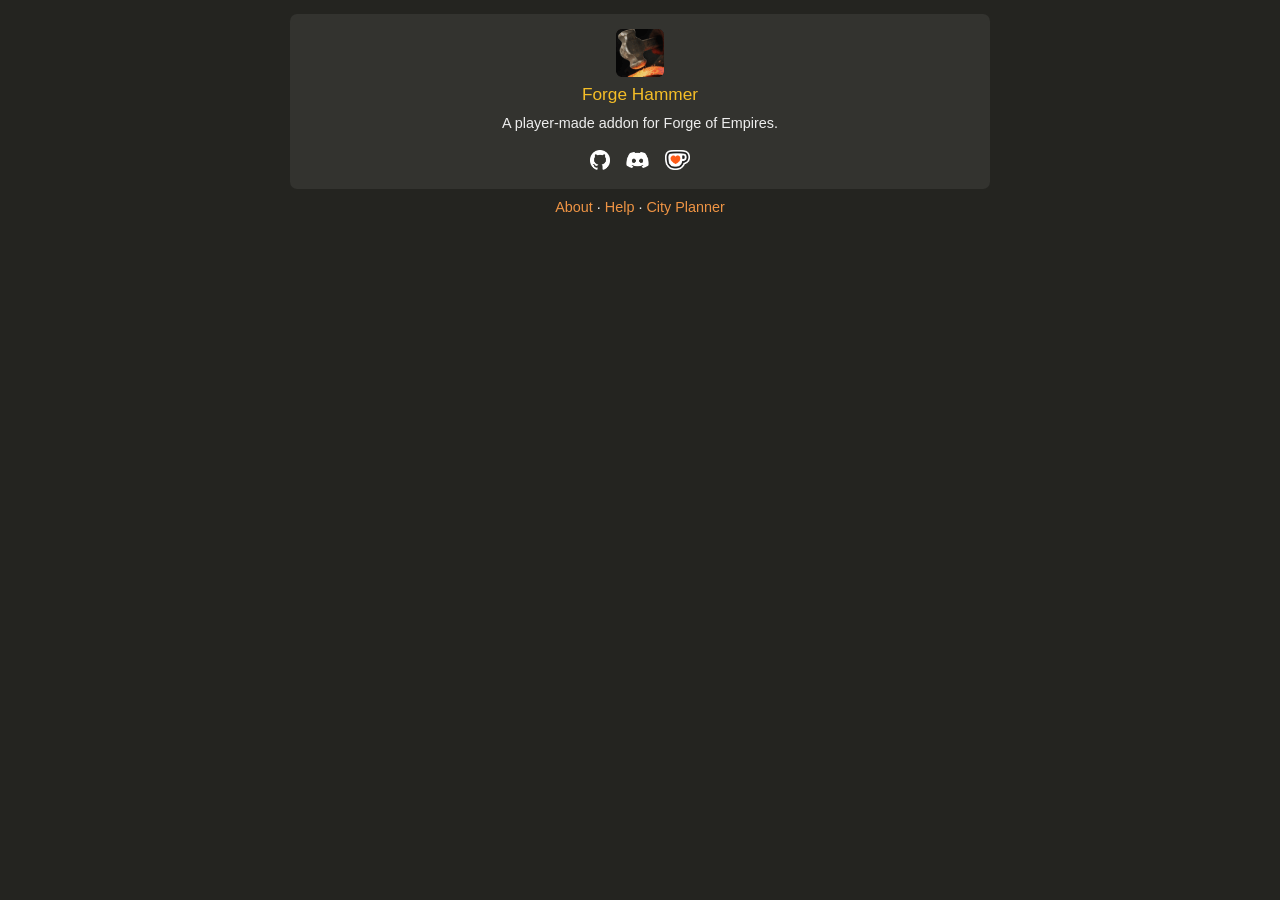
<file: content/info.html>
<!--
**************************************************************************************
  Copyright (C) 2026 Forge Hammer - All Rights Reserved
  See file LICENSE.md for full license details.
**************************************************************************************
-->
<!DOCTYPE html>
<html lang="en">

<head>
    <meta charset="utf-8" />
    <link href="/vendor/bootstrap-4.2.1/css/bootstrap.min.css" rel="stylesheet">
    <link href="../css/pages.css" rel="stylesheet">
    <script defer src="/vendor/jQuery/jquery.min.js"></script>
</head>

<body>
    <section>
        <header>
            <img src="../images/app48.png" />
            <h1>Forge Hammer</h1>
            A player-made addon for Forge of Empires.
            <div class="links">
                <a href="https://github.com/outoftheline/forge-hammer/issues" target="_blank">
                    <img src="../images/github.png" />
                    <span>Source Code on GitHub</span>
                </a>
                <a href="https://discord.gg/M32xurRsQ9" target="_blank">
                    <img src="../images/menu/discord.png" />
                    <span>Join our Discord server</span>
                </a>
                <a href="https://ko-fi.com/forgehammer" target="_blank">
                    <img src="../images/kofi.png" />
                    <span>Support us on Ko-fi</span>
                </a>
            </div>
        </header>
        <div style="text-align: center;">
            <a href="about.html" target="_blank">About</a> &middot; 
            <a href="help.html" target="_blank">Help</a> &middot; 
            <a href="../planner/index.html" target="_blank">City Planner</a>
        </div>
    </section>
</body>

</html>
</file>
<file: planner/planner.css>
@import url('../css/variables.css');

body {
    scrollbar-color: #5f5751 #111213;
    font-family: sans-serif;
}

body, html {
    margin: 0;
    padding: 0;
    background: #111213 url('../images/hud/grey-bg.png');
    color: #eee;
    overflow-x: hidden;
}

summary {
    cursor: pointer;
}

.overlay {
    position: absolute;
    top: 0;
    left: 0; 
    right: 0;
    bottom: 0;
    backdrop-filter: blur(2px);
    z-index: 3333;
    box-sizing: border-box;
    display: flex;
    align-items: center;
    justify-content: center;
}

.overlay .inner {
    position: fixed;
    width: 500px;
    height: 200px;
    top: 50%;
    left: 50%;
    margin-top: -100px;
    margin-left: -290px;
    box-sizing: border-box;
    padding: 10px 1em;
    border-radius: 10px;
    background-color: var(--black-65);
    z-index: 1500;
}

.overlay button {
    zoom: 150%;
}

.error {
    color: var(--danger-red)
}

h1 {
    display: flex;
    margin: 0.5rem 0;
    align-items: center;
    gap: 5px;
    padding: 0 5px;
    font-size: 20px;
}

textarea, button, input, .btn, select {
    background-color: inherit;
    color: inherit;
    border: 1px solid #eee9;
    border-radius: 5px;
}

select {
    padding: 4px 0;
}

select option {
    padding: 4px 0;
    color: #000;
    background-color: #ccc;
}

.btn {
    padding: 3px 6px;
    display: inline-flex;
    align-items: center;
    position: relative;
}

.btn.btn-mid {
    padding: 6px;
    margin: 2px 0;
}

.btn:not(.dupe):hover {
    background-color: #383028;
}

.btn:disabled {
    opacity: 0.3;
}

.wrapper {
    display: flex;
}

.sidebar {
    font-size: small;
    user-select: none;
    width: 290px;
    max-height: 100vh;
    border-right: 1px dotted #5c5953;
    display: flex;
    flex-direction: column;
    justify-content: space-between;
    align-items: baseline;
    gap: 5px;
}

.sidebar h1 {
    width: 100%;
    box-sizing: border-box;
}

.sidebar h1 img {
    height: 30px;
}

.sidebar h1 .lang-select {
    margin-left: auto;
    width: 40px;
    font-size: 11px;
    justify-self: end;
    flex-shrink: 2;
}

.sidebar .filter, .sidebar .save {
    padding: 3px;
    box-sizing: border-box;
    width: 100%;
}

.sidebar .filter input, .modal input:not([type=checkbox]) {
    width: 100%;
    display: block;
    box-sizing: border-box;
    padding: 4px 6px;
    margin-bottom: 2px;
}

.sidebar.drop-target {
    box-shadow: 0 0 30px #66c440;
    border-right: 1px solid #65e035;
    background-color: #53b82c21;
    transition: background-color 0.1s, border-color 0.1s;
}

#storedBuildingsList {
    box-sizing: border-box;
    overflow: auto;
    scrollbar-width: thin;
    flex-grow: 2;
    width: 100%;
}

.sidebar ul {
    list-style: none;
    margin: 0;
    padding: 5px;
}

.sidebar li {
    margin: 0; 
    padding: 3px 0;
    font-size: 90%;
    display: flex;
    align-items: baseline;
    justify-content: space-between;
}

.sidebar li.active {
    background-color: #fff2;
}

.sidebar li.section-header {
    justify-content: flex-start;
    padding-top: 8px;
    margin-top: 4px;
    border-top: 1px dotted #615c55;
    font-size: 80%;
    text-transform: uppercase;
    letter-spacing: 0.05em;
    opacity: 0.6;
    cursor: default;
}

.sidebar li.deleted {
    opacity: 0.5;
    text-decoration: line-through;
    cursor: pointer;
}

.sidebar li.deleted:hover {
    opacity: 0.85;
}

.sidebar li.deleted .restore-icon {
    flex-shrink: 0;
    text-decoration: none;
    margin-left: 4px;
}

.sidebar li .name::before {
    content: '';
    width: 9px;
    height: 9px;
    display: inline-block;
    border-radius: 10px;
    background-color: #eee;
    margin-right: 5px;
}

.sidebar .name {
    flex-grow: 3;
}

.sidebar .residential .name::before { background-color: #7abaff;}
.sidebar .greatbuilding .name::before { background-color: #e6542f;}
.sidebar .production .name::before { background-color: #416dff;}
.sidebar .nostreet .name::before { background-color: #793bc9;}
.sidebar .main_building .name::before { background-color: #ffb300;}

.amount {
    width: 25px;
    box-sizing: border-box;
    text-align: right;
    border-radius: 2px;
    padding: 1px 3px;
    margin-right: 4px;
}
.amount:not(:empty) {
    background-color: #333;
}

.amount:not(:empty)::after {
    content: 'x';
}

.content {
    height: 100vh;
    position: relative;
}

.content header {
    height: 70px;
    display: flex;
    align-items: center;
    justify-content: space-between;
    position: absolute;
    z-index: 100;
    width: 100%;
    padding: 0 1rem;
    pointer-events: none;
    box-sizing: border-box;
}

.content header h1 {
    font-size: medium;
    background-color: #0006;
}

.content header h1, .content header .stats {
    padding: 0.5em;
}

#map {
    position: relative;
    background-color: #0003;
    user-select: none;
}

#map .buttons {
    z-index: 1200;
    position: absolute;
    top: 5px;
    display: flex;
    gap: 3px;
}

#map .buttons.left {
    left: 0.5em;
}

#map .buttons.right {
    right: 0.5em;
    flex-direction: column;
    gap: 5px;
    align-items: center;
}

#map .btn, #map input {
    border-width: 2px;
    border-radius: 5px;
}

.group {
    display: inline-flex;
}

.group .btn, #map .group .btn {
    border-radius: 0;
    border-left: none;
}

.group .btn:first-child {
    border-left: 1px solid #eeea;
    border-radius: 5px 0 0 5px;
}

#map .group .btn:first-child {
    border-left: 2px solid #eeea;
    border-radius: 5px 0 0 5px;
}

.group .btn:last-child, #map .group .btn:last-child {
    border-radius: 0 5px 5px 0;
}

.group.column {
    flex-direction: column;
}

.group.column .btn {
    border: 1px solid #eeea;
    border-radius: 0;
    border-top: none;
}

#map .group.column .btn {
    border: 2px solid #eeea;
    border-radius: 0;
    border-bottom: none;
}

.group.column .btn:first-child {
    border-top: 1px solid #eeea;
    border-radius: 5px 5px 0 0;
}

#map .group.column .btn:first-child {
    border-top-width: 2px;
    border-radius: 5px 5px 0 0;
}

.group.column .btn:last-child, #map .group.column .btn:last-child {
    border-radius: 0 0 5px 5px;
    border-bottom: 2px solid #eeea;
}

.btn#howto {
    border-color: #e6972f;
}

#currentStreetAmount {
    position: absolute;
    bottom: -4px;
    right: 0;
    background-color: #333;
    padding: 1px 2px;
    border-radius: 3px;
}

#map .info {
    position: absolute;
    bottom: 0;
    right: 0;
    z-index: 1200;
    padding: 5px;
    text-shadow: 0 0 2px #000, 0 0 1px #000, 0 0 2px #000;
    background-color: #0003;
    backdrop-filter: blur(2px);
    border-radius: 5px 0 0 0;
    pointer-events: none;
    text-align: center;
}

#map .info .info-row:first-child {
    font-weight: bold;
    font-size: 110%;
    padding: 2px;
}

button, .btn, .content input {
    backdrop-filter: blur(5px) brightness(0.5) contrast(1.2);
    text-shadow: 0 0 2px #000, 0 0 1px #000, 0 0 2px #000;
    border-radius: 3px;
}

#storeSelection { display: none; }
#storeSelection.show { display: inline-block; }

#storeSelection span:not(:empty)::before { content: '(' }
#storeSelection span:not(:empty)::after { content: ')' }

#canvasWrapper {
    overflow: hidden;
	position: relative;
	height: 100vh;
	width: calc(100vw - 290px);
}
#canvasWrapper .shadow {
	position: absolute;
	height: 100%;
	width: 100%;
    pointer-events: none;
    box-shadow: inset 0 0 20px #170b0b, inset 0 0 5px #170b0b !important;
}

#canvasWrapper canvas {
    display: block;
    width: 100%;
    height: 100%;
}

.hidden, #streetSizeGroup { display: none; }

.sideview { transform: rotate(33deg) skew(-30deg,-5deg) }

#placeStreet.active {
    background-color: #1d6b2a;
    border-color: #66c440;
    color: #fff;
    box-shadow: 0 0 6px #66c44088;
}

#streetSizeGroup.active {
    display: flex;
}

.street-size-btn.active {
    background-color: #1d6b2a;
    border-color: #66c440;
    color: #fff;
}

/* --- Meta building search --- */
#metaSearch {
    position: relative;
}

#metaSearchResults {
    display: none;
    position: absolute;
    top: 100%;
    left: 0;
    right: 0;
    z-index: 500;
    list-style: none;
    margin: 0;
    padding: 0;
    background: #1a2a35;
    border: 1px solid #47677d;
    border-top: none;
    border-radius: 0 0 5px 5px;
    max-height: 260px;
    overflow-y: auto;
    scrollbar-width: thin;
}

#metaSearchResults.open {
    display: block;
}

#metaSearchResults li {
    display: flex;
    align-items: baseline;
    justify-content: space-between;
    padding: 4px 6px;
    cursor: pointer;
    font-size: 85%;
    gap: 4px;
}

#metaSearchResults li:hover {
    background: #2a3f50;
}

#metaSearchResults .name {
    flex-grow: 1;
    white-space: nowrap;
    overflow: hidden;
    text-overflow: ellipsis;
}

#metaSearchResults .dims {
    flex-shrink: 0;
    opacity: 0.6;
    font-size: 80%;
}

#populationStat {
    padding: 0 5px;
}

.pop-stat.negative {
    color: var(--danger-red, #ff4d4d);
    font-weight: bold;
}

.modal {
    position: fixed;
    top: 0;
    left: 0;
    right: 0;
    bottom: 0;
    z-index: 4000;
    background-color: #000a;
    display: flex;
    align-items: center;
    justify-content: center;
}

.modal .btn {
    border: none;
}

.modal.hidden {
    display: none;
}

.modal-inner {
    width: 480px;
    max-height: 90vh;
    font-size: 14px;
    line-height: 18px;
    display: flex;
    flex-direction: column;
    background-color: #181715;
    border: 1px solid #555758;
    border-radius: 8px;
    box-sizing: border-box;
    padding: 10px;
    overflow-y: auto;
}

.modal-header {
    display: flex;
    align-items: center;
    justify-content: space-between;
    margin-bottom: 0.5em;
}

.modal-header h2 {
    margin: 0;
    font-size: medium;
}

.modal li {
    margin: 2px 0;
}

#planListItems {
    list-style: none;
    margin: 5px 0 0;
    padding: 0;
    overflow-y: auto;
    scrollbar-width: thin;
}

#planListItems li {
    display: flex;
    align-items: center;
    justify-content: space-between;
    gap: 8px;
    padding: 6px 4px;
    border-bottom: 1px dotted #555758;
}

#planListItems li:hover {
    background-color: #4b4332bd;
}

#planListItems .plan-info {
    display: flex;
    flex-direction: column;
    overflow: hidden;
}

#planListItems .plan-name {
    font-weight: bold;
    white-space: nowrap;
    overflow: hidden;
    text-overflow: ellipsis;
}

#planListItems input {
    display: block;
    width: 100%;
    box-sizing: border-box;
    font-weight: bold;
    border: none !important;
    padding: 1px;
    outline: none;
    background-color: #41352fbd;
    box-shadow: 0 0 1px 1px #fff2;
}

#planListItems .plan-meta {
    font-size: 80%;
    opacity: 0.7;
}

#planListItems .plan-rename,
#planListItems .plan-delete {
    flex-shrink: 0;
}

#planListItems .empty {
    opacity: 0.6;
    padding: 6px 4px;
    cursor: default;
}

.flex {
    display: flex;
}

.flex.stretch {
    justify-content: stretch;
    gap: 2px;
}

.flex.stretch select {
    width: stretch;
}

/* --- Before / after comparison --- */
.modal-inner.wide {
    width: 900px;
    max-width: 95vw;
    height: 90vh;
}

#compareChartSection {
    display: none;
}

#compareModal details {
    position: relative;
    margin-bottom: 4px;
    background-color: #0006;
    padding: 6px 10px;
    border-radius: 5px;
}

#compareModal summary + div {
    margin-top: 10px;
}

#compareModal .filter-toggle {
    width: max-content;
    white-space: nowrap;
}

#compareChartWrap {
    position: relative;
    margin-bottom: 8px;
    height: 50vh;
}

.axis-picker {
    border-top: 1px dotted #555758;
    border-bottom: 1px dotted #555758;
    padding: 6px 0;
    margin-bottom: 8px;
}

.filter-head {
    display: flex;
    align-items: center;
    gap: 8px;
    margin-bottom: 4px;
}

.filter-title {
    font-size: 80%;
    text-transform: uppercase;
    letter-spacing: 0.05em;
    opacity: 0.6;
    flex-shrink: 0;
}

.filter-head input {
    flex-grow: 1;
    min-width: 0;
    box-sizing: border-box;
    padding: 3px 6px;
    font-size: 85%;
}

#compareTableWrap {
    overflow-y: auto;
    scrollbar-width: thin;
}

.axis-options {
    display: flex;
    flex-wrap: wrap;
    gap: 2px 10px;
    max-height: 90px;
    overflow-y: auto;
    scrollbar-width: thin;
}

.axis-options .empty {
    opacity: 0.6;
    font-size: 85%;
}

.axis-option {
    display: inline-flex;
    align-items: center;
    gap: 4px;
    font-size: 85%;
    cursor: pointer;
    white-space: nowrap;
}

.axis-option input {
    margin: 0;
}

.axis-picker + .filter-head {
    margin-top: 8px;
}

.compare-table {
    width: 100%;
    border-collapse: collapse;
    font-size: 90%;
}

.compare-table th,
.compare-table td {
    padding: 3px 6px;
    text-align: left;
    border-bottom: 1px dotted #3a3733;
}

.compare-table thead th {
    position: sticky;
    top: 0;
    background-color: #181715;
    border-bottom: 1px solid #555758;
    font-size: 85%;
    text-transform: uppercase;
    letter-spacing: 0.05em;
    opacity: 0.7;
}

.compare-table .num {
    text-align: right;
    font-variant-numeric: tabular-nums;
}

.compare-table tr.group-row th {
    padding-top: 10px;
    font-size: 85%;
    text-transform: uppercase;
    letter-spacing: 0.05em;
    opacity: 0.6;
    border-bottom: 1px solid #555758;
}

.compare-table .metric {
    display: flex;
    align-items: center;
    gap: 5px;
}

.compare-table .delta.positive {
    color: #66c440;
}

.compare-table .delta.negative {
    color: var(--danger-red, #ff4d4d);
}

.compare-table .pct {
    opacity: 0.6;
    font-size: 85%;
}

.compare-table .empty,
#compareTableWrap .empty {
    opacity: 0.6;
}

/* Placeholder slot for game icons — replace with a real <img> when available. */
.stat-icon {
    display: inline-block;
    width: 16px;
    height: 16px;
    flex-shrink: 0;
    border-radius: 3px;
    background-color: #ffffff14;
}

.stat-icon[data-icon*=def_boost_attacker], .stat-icon[data-icon*=def_boost_defender] {
    background-color: #2a3cdd;
}

.stat-icon[data-icon*=att_boost_attacker], .stat-icon[data-icon*=att_boost_defender] {
    background-color: #ce2727;
}

/* --- Loading overlay --- */
.overlay.hidden {
    display: none;
}

.loading-inner {
    width: 380px;
    max-width: 90vw;
    box-sizing: border-box;
    padding: 24px 20px;
    text-align: center;
    background-color: #181715;
    border: 1px solid #555758;
    border-radius: 8px;
}

.loading-spinner {
    width: 34px;
    height: 34px;
    margin: 0 auto 14px;
    border: 3px solid #ffffff26;
    border-top-color: #e6972f;
    border-radius: 50%;
    animation: planner-spin 0.9s linear infinite;
}

.overlay.failed .loading-spinner {
    border-color: #ffffff26;
    border-top-color: var(--danger-red, #ff4d4d);
    animation: none;
}

@keyframes planner-spin {
    to { transform: rotate(360deg); }
}

@media (prefers-reduced-motion: reduce) {
    .loading-spinner { animation-duration: 3s; }
}

.loading-title {
    font-size: 15px;
    font-weight: bold;
}

.loading-overlay.failed .loading-title {
    color: var(--danger-red, #ff4d4d);
}

.loading-step {
    margin-top: 6px;
    font-size: 12px;
    line-height: 17px;
    min-height: 17px;
    opacity: 0.7;
}

#loadingDismiss {
    margin-top: 14px;
}

/* --- Notifications --- */
.notifications {
    position: fixed;
    bottom: 10px;
    left: 300px;
    z-index: 5500;
    display: flex;
    flex-direction: column-reverse;
    gap: 6px;
    width: 360px;
    max-width: calc(100vw - 320px);
    pointer-events: none;
}

.note {
    position: relative;
    box-sizing: border-box;
    padding: 8px 26px 8px 10px;
    font-size: 12px;
    line-height: 17px;
    background-color: #181715f2;
    border: 1px solid #555758;
    border-left-width: 4px;
    border-radius: 5px;
    box-shadow: 0 2px 10px #000a;
    pointer-events: auto;
}

.note-info  { border-left-color: #7abaff; }
.note-warn  { border-left-color: #e6972f; }
.note-error { border-left-color: var(--danger-red, #ff4d4d); }

.note-title {
    font-weight: bold;
    margin-bottom: 2px;
}

.note-warn .note-title  { color: #e6972f; }
.note-error .note-title { color: var(--danger-red, #ff4d4d); }

.note-message {
    opacity: 0.85;
}

.note-close {
    position: absolute;
    top: 2px;
    right: 2px;
    padding: 1px 4px;
    line-height: 1;
    opacity: 0.6;
    backdrop-filter: none;
}

.note-close:hover {
    opacity: 1;
}

.note details {
    margin-top: 5px;
}

.note summary {
    font-size: 85%;
    opacity: 0.7;
}

.note-details {
    list-style: none;
    margin: 4px 0 0;
    padding: 0 0 0 2px;
    max-height: 150px;
    overflow-y: auto;
    scrollbar-width: thin;
    font-size: 85%;
    opacity: 0.8;
}

.note-details li {
    padding: 1px 0;
    word-break: break-all;
}

.note-details li.more {
    opacity: 0.6;
    font-style: italic;
}

/* era mode colors */
.era1 { background-color: #8f3904; }
.era2 { background-color: #a44408; }
.era3 { background-color: #b44f10; }
.era4 { background-color: #c26023; }
.era5 { background-color: #d26e30; }
.era6 { background-color: #e17e40; }
.era7 { background-color: #ef8d4f; }
.era8 { background-color: #fb9a5c; }
.era9 { background-color: #ffb07e; }
.era10 { background-color: #ffc6a2; }
.era11 { background-color: #ecc7af; }
.era12 { background-color: #e3d2c7; }
.era13 { background-color: #e7e7e7; }
.era14 { background-color: #e6d6e9; }
.era15 { background-color: #e3d5ff; }
.era16 { background-color: #ceb5ff; }
.era17 { background-color: #b48fff; }
.era18 { background-color: #9d6efd; }
.era19 { background-color: #8a55f5; }
.era20 { background-color: #783fec; }
.era21 { background-color: #6b31e1; }
.era22 { background-color: #5e25d3; }
.era23 { background-color: #4e17bf; }
.era24 { background-color: #400da8; }
.era25 { background-color: #360895; }
.era26 { background-color: #2c0380; }
.era27 { background-color: #23006b; }

#eraChanger.active {
    background-color: #1d6b2a;
    border-color: #66c440;
    color: #fff;
    box-shadow: 0 0 6px #66c44088;
}
#eraPicker {
    position: fixed;
    z-index: 1300;
    box-shadow: 0 2px 10px #000a;
    border-radius: 5px;
}
#eraPicker .btn {
    background-color: #181715;
    backdrop-filter: none;
}
#eraPicker.hidden { display: none; }
.compare-list .era-change { opacity: 0.85; white-space: nowrap; }
.compare-list .era-up .era-change { color: #66c440; }
.compare-list .era-down .era-change { color: var(--danger-red, #ff4d4d); }
</file>
<file: css/pages.css>
/*
 * Copyright (C) 2026 Forge Hammer - All Rights Reserved
 * Licensed under AGPL - see LICENSE.md for details.
 */

html {
	background-color: #242420;
	margin: 0;
	padding: 0;
}

body {
	background: #242420;
	color: #eee;
	margin: 0;
	padding: 0;
	font-size: 0.9em;
	min-width: 330px;
}

body.fullpage {
	background: #242420 url(../images/contentbg.jpg) bottom right;
	background-size: cover;
	min-height: 100vh;
}

section {
	max-width: 700px;
	width: calc(100% - 2em);
	margin: 0 auto;
	padding: 1em 0;
}

header {
	text-align: center;
	background-color: #fff1;
	padding: 1em 0.5em;
	box-sizing: border-box;
	margin-bottom: 0.5em;
	border-radius: 0.5em;
}

header .links {
	display: flex;
	gap: 5px;
	justify-content: center;
	align-items: center;
	margin-top: 10px;
	position: relative;
	overflow: visible;
	text-align: center;
	transition: all 0.2s linear;
	font-size: 5px;
}

header .links:hover {
	margin-bottom: 15px;
	font-size: 14px;
}

header .links img {
	max-height: 30px;
	max-width: 35px;
	padding: 5px;
	transition: all 0.2s linear;
}

header .links img:hover {
	transform: rotate(10deg) scale(1.3);
}

header .links span {
	display: none;
	position: absolute;
	top: 30px;
	left: 0;
	width: 300px;
	font-weight: bold;
}

header .links a:hover span {
	display: block;
	color: #ddd;
}

header img {
	padding-bottom: 0.5em;
}

h1 {
	font-size: 1.2em;
	margin: 0 0 0.5em;
}

.fullpage h1 { font-size: 1.5em; }
.fullpage h2 { font-size: 1.2em; }
.fullpage h3 { font-size: 1.1em; }

a {
	color: #ef9444;
}

a:hover,
a:focus, h1, h2, h3 {
	color: #f5be27;
}

hr {
	border-width: 1px 0;
	border-style: solid;
	border-color: #000 transparent #333;
	margin: 2em 0;
}

p img.icon {
	height: 1em;
	vertical-align: baseline;
}

h2 img.icon {
	height: 1.3em;
	float: right;
}

code {
	font-size: 1.1em;
	padding: 2px;
	margin: -2px;
	background-color: #141414a2;
}




/**/


#playerProfile-Btn span img {
	border-radius: 3px 3px 10px 3px;
    box-shadow: 0 2px 2px var(--black-65);
    border: 1px solid var(--bg-dark);
	width: 100%;
}

#setting-playerProfile-Btn span {
	background-image: url('../images/menu/profile.jpg');
	border-radius: 3px 3px 10px 3px;
    box-shadow: 0 2px 2px var(--black-65);
    border: 1px solid var(--bg-dark);
}

[id$=market-Btn] span {
	background-image: url('../images/menu/market.png');
}

[id$=moppelHelper-Btn] span {
	background-image: url('../images/menu/polivation.png');
}

[id$=fpCollector-Btn] span {
	background-image: url('../images/menu/forgepoints.png');
}

[id$=greatBuildings-Btn] span {
	background-image: url('../images/menu/greatbuildings.png');
}

[id$=productions-Btn] span {
	background-image: url('../images/menu/productions.png');
}

[id$=productionsRating-Btn] span {
	background-image: url('../images/menu/productionsrating.png');
}

[id$=calculator-Btn] span {
	display: none;
}

[id$=outpost-Btn] span {
	background-image: url('../images/menu/vikings_ship.png');
}

[id$=partCalc-Btn] span {
	background-image: url('../images/menu/calc.png');
}

[id$=technologies-Btn] span {
	background-image: url('../images/menu/technologies.png');
}

[id$=hiddenRewards-Btn] span:first-child {
	background-image: url('../images/menu/incident_crates.png');
}

[id$=recurringQuests-Btn] span:first-child {
	background-image: url('../images/menu/recurringQuests.png');
}

[id$=campagneMap-Btn], [id$=notice-Btn] { display: none !important; }

[id$=cityMap-Btn] span {
	background-image: url('../images/menu/citymap.png');
}

[id$=settings-Btn] span {
	background-image: url('../images/menu/settings.png');
}

[id$=shopAssist-Btn] span {
	background-image: url('../images/menu/store.png');
}

[id$=allies-Btn] span {
	background-image: url('../images/menu/allies.png');
}

[id$=settings-Btn] {
	background: var(--menu-btn-bg-settings) !important;
}

[id$=discord-Btn] {
	background: radial-gradient(#5865f2 25%, #25231e 75%) padding-box, linear-gradient(to bottom, #6e9b4b, #306f2e) border-box;
}

[id$=marketOffers-Btn] span {
	background-image: url('../images/menu/marketOffers.png');
}

[id$=stats-Btn] span {
	background-image: url('../images/menu/stats.png');
}

[id$=infobox-Btn] span {
	background-image: url('../images/menu/info.png');
}

[id$=findGB-Btn] span {
	background-image: url('../images/menu/findGB.png');
}

[id$=unit-Btn] span {
	background-image: url('../images/menu/units.png');
}

[id$=negotiation-Btn] span {
	background-image: url('../images/menu/negotation.png');
}

[id$=kits-Btn] span {
	background-image: url('../images/menu/kits.png');
}

[id$=alerts-Btn] span {
	background-image: url('../images/menu/alerts.png');
}

[id$=notice-Btn] span {
	background-image: url('../images/menu/notices.png');
}

[id$=blueGalaxy-Btn] span {
	background-image: url('../images/menu/BlueGalaxy.png');
}

[id$=unitsGex-Btn] span {
	background-image: url('../images/menu/gex.png');
}

[id$=gildFight-Btn] span {
	background-image: url('../images/menu/gbg.png');
}

[id$=investment-Btn] span {
	background-image: url('../images/menu/investhistory.png');
}

[id$=guildMemberstat-Btn] span {
	background-image: url('../images/menu/guildmemberstat.png');
}

[id$=gexStat-Btn] span {
	background-image: url('../images/menu/gex.png');
}

[id$=dbexport-Btn] span {
	background-image: url('../images/menu/dbexport.png');
}

[id$=castle-Btn] span {
	background-image: url('../images/menu/castle.png');
}

[id$=music-Btn] span {
	background-image: url('../images/menu/music.png');
}
[id$=musicControl-Btn] span {
	background-image: url('../images/menu/musicplay.png');
}
[id$=musicControl-Btn].musicmuted span {
	background-image: url('../images/menu/musicmute.png');
}
[id$=minigame_aztecs-Btn] span {
	background-image: url('../images/menu/aztecsHelper.png');
}
[id$=compare_friends_threads-Btn] span {
	background-image: url('../images/menu/comparefriendsthreads.png');
}
[id$=discord-Btn] span {
	background-image: url('../images/menu/discord.png');
}

[id$=gbgActionLog-Btn] span {
	background-image: url('../images/menu/gbg_action_log.png');
}

.setting {
	display: flex;
	flex-wrap: wrap;
	gap: 3px;
	justify-content: center;
	position: relative;
	padding-bottom: 20px;
}

.hud-btn {
	width: 50px;
	height: 50px;
	box-sizing: border-box;
	border: 2px solid transparent;
	border-radius: 4px;
	background: linear-gradient(#161513, #161513) padding-box, linear-gradient(to bottom, #6e9b4b, #306f2e) border-box;
	display: flex;
	align-items: center;
	justify-content: center;
}

.hud-btn:hover {
	background: linear-gradient(#161513, #161513) padding-box, linear-gradient(to bottom, #bea948, #865f24) border-box;
	border-width: 3px;
}

.hud-btn:hover span:first-child {
	filter: contrast(1.1) brightness(1.2);
}

.hud-btn span:first-child {
	background-position: center center;
	background-repeat: no-repeat;
	background-size: contain;
	width: 80%;
	height: 80%;
	max-height: 30px;
	max-width: 30px;
}

.hud-btn span:last-child {
	display: none;
	position: absolute;
	bottom: -10px;
	left: 0;
	max-width: 700px;
	width: calc(100vw - 2em);
	text-align: center;
	background: transparent !important;
	font-weight: bold;
	font-size: 1.1em;
	color: #ddd;
}

.hud-btn:hover span:last-child {
	display: block;
}
</file>
